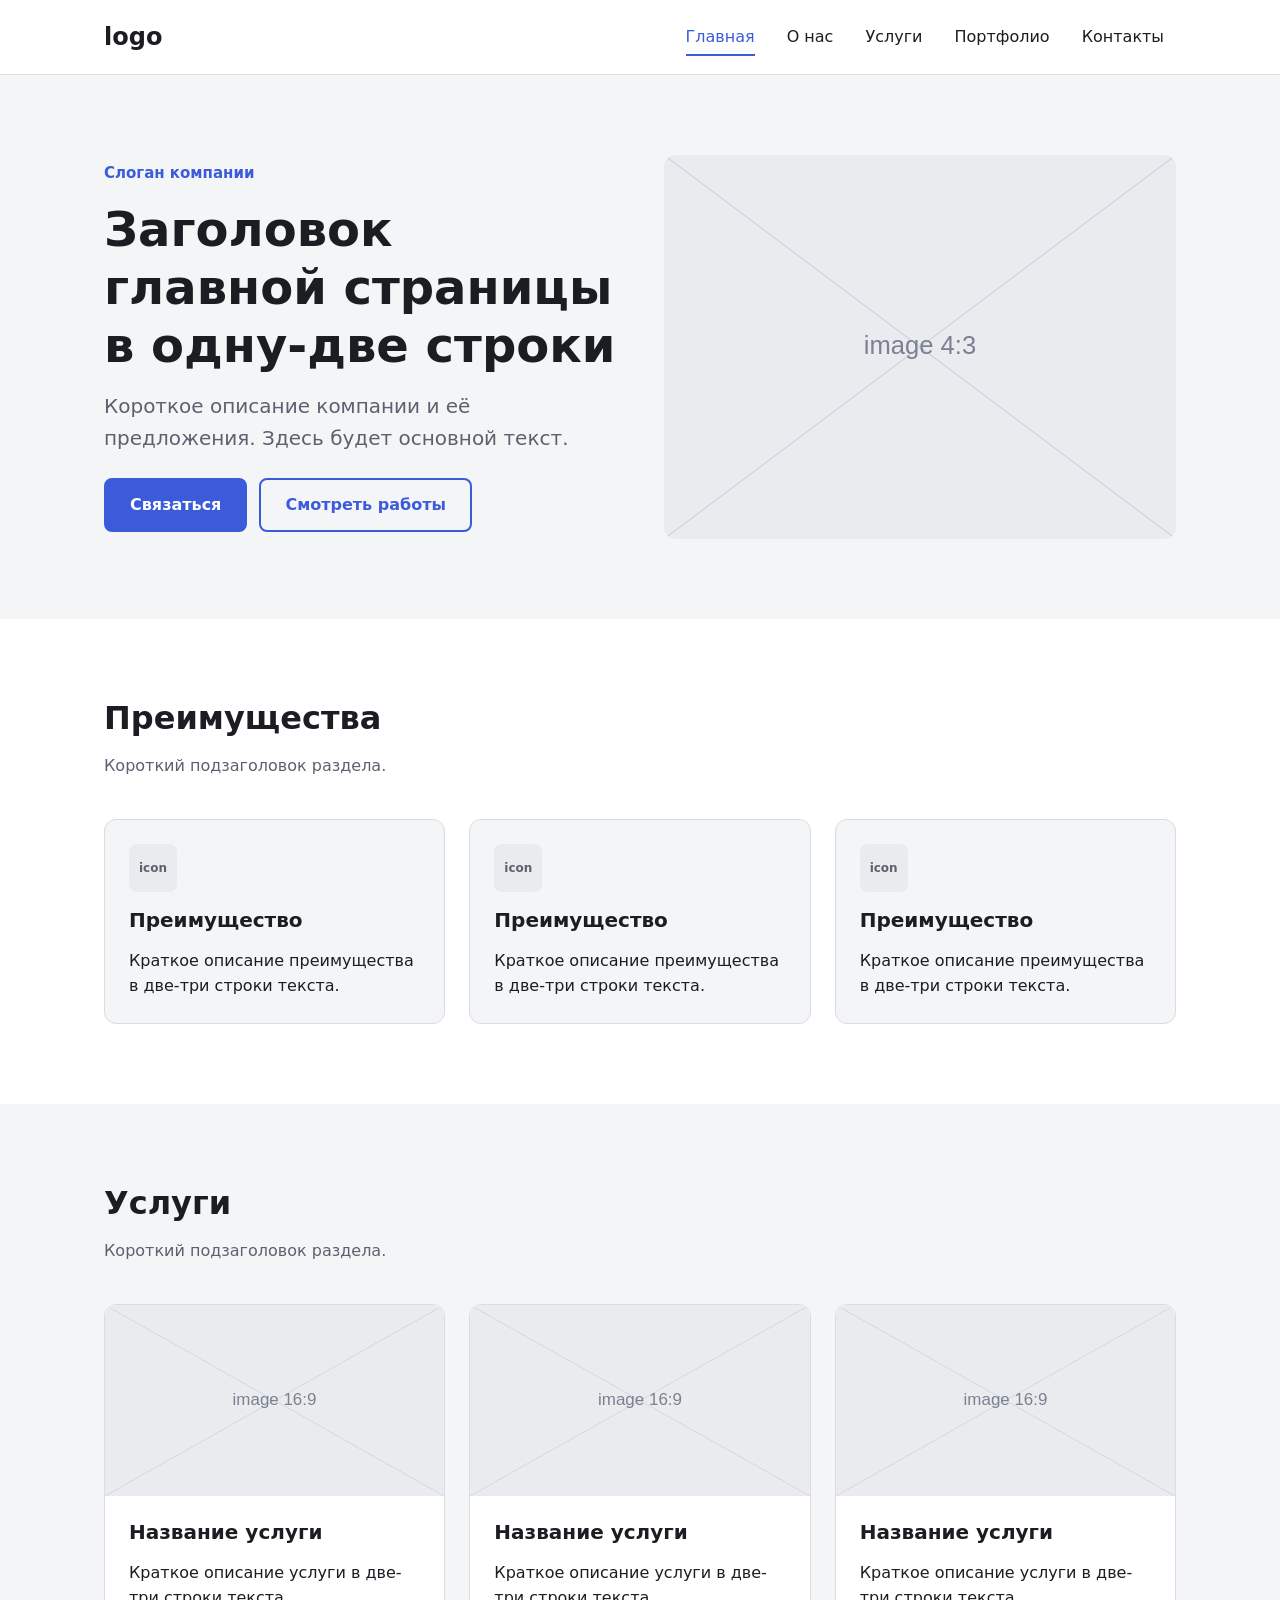
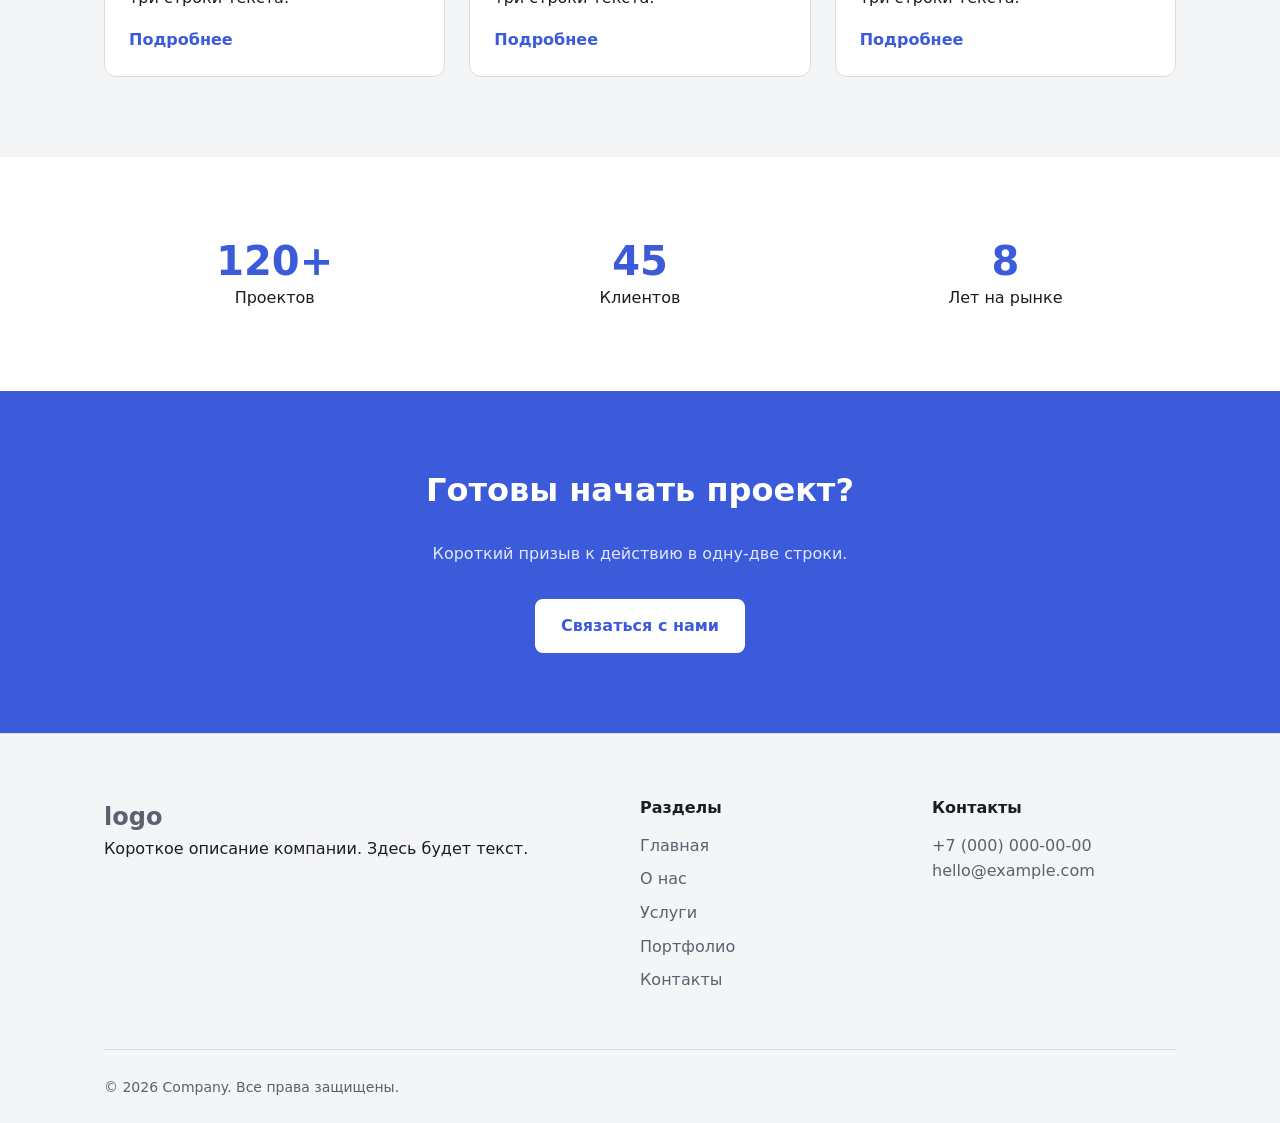
<file: 7-javascript/index.html>
<!DOCTYPE html>
<html lang="ru">
  <head>
    <meta charset="UTF-8">
    <meta name="viewport" content="width=device-width, initial-scale=1">
    <title>Главная — Company</title>
    <link rel="stylesheet" href="style.css">
  </head>
  <body>
    <a class="skip-link" href="#main">Перейти к содержимому</a>
    <header class="site-header">
      <div class="container site-header__inner">
        <a class="logo" href="index.html">logo</a>
        <button class="nav-toggle" type="button" aria-expanded="false" aria-controls="nav" aria-label="Открыть меню"><span></span></button>
        <nav class="nav" id="nav" aria-label="Основная навигация">
          <ul class="nav__list">
            <li><a href="index.html" aria-current="page">Главная</a></li>
            <li><a href="about.html">О нас</a></li>
            <li><a href="services.html">Услуги</a></li>
            <li><a href="portfolio.html">Портфолио</a></li>
            <li><a href="contacts.html">Контакты</a></li>
          </ul>
        </nav>
      </div>
    </header>
    <main id="main">
      <section class="hero">
        <div class="container split">
          <div class="hero__text">
            <p class="eyebrow">Слоган компании</p>
            <h1>Заголовок главной страницы в одну-две строки</h1>
            <p class="lead">Короткое описание компании и её предложения. Здесь будет основной текст.</p>
            <div class="hero__actions">
              <a class="btn btn--primary" href="contacts.html">Связаться</a>
              <a class="btn btn--outline" href="portfolio.html">Смотреть работы</a>
            </div>
          </div>
          <figure class="hero__media">
            <img src="img/placeholder-4x3.svg" alt="Placeholder главного изображения" width="800" height="600">
          </figure>
        </div>
      </section>
      <section class="section">
        <div class="container">
          <header class="section__head">
            <h2>Преимущества</h2>
            <p>Короткий подзаголовок раздела.</p>
          </header>
          <ul class="cards">
            <li class="card">
              <span class="card__icon" aria-hidden="true">icon</span>
              <h3>Преимущество</h3>
              <p>Краткое описание преимущества в две-три строки текста.</p>
            </li>
            <li class="card">
              <span class="card__icon" aria-hidden="true">icon</span>
              <h3>Преимущество</h3>
              <p>Краткое описание преимущества в две-три строки текста.</p>
            </li>
            <li class="card">
              <span class="card__icon" aria-hidden="true">icon</span>
              <h3>Преимущество</h3>
              <p>Краткое описание преимущества в две-три строки текста.</p>
            </li>
          </ul>
        </div>
      </section>
      <section class="section section--alt">
        <div class="container">
          <header class="section__head">
            <h2>Услуги</h2>
            <p>Короткий подзаголовок раздела.</p>
          </header>
          <div class="cards">
            <article class="card">
              <figure class="card__media"><img src="img/placeholder-16x9.svg" alt="Placeholder услуги" width="800" height="450" loading="lazy"></figure>
              <h3>Название услуги</h3>
              <p>Краткое описание услуги в две-три строки текста.</p>
              <a class="card__link" href="services.html">Подробнее</a>
            </article>
            <article class="card">
              <figure class="card__media"><img src="img/placeholder-16x9.svg" alt="Placeholder услуги" width="800" height="450" loading="lazy"></figure>
              <h3>Название услуги</h3>
              <p>Краткое описание услуги в две-три строки текста.</p>
              <a class="card__link" href="services.html">Подробнее</a>
            </article>
            <article class="card">
              <figure class="card__media"><img src="img/placeholder-16x9.svg" alt="Placeholder услуги" width="800" height="450" loading="lazy"></figure>
              <h3>Название услуги</h3>
              <p>Краткое описание услуги в две-три строки текста.</p>
              <a class="card__link" href="services.html">Подробнее</a>
            </article>
          </div>
        </div>
      </section>
      <section class="section">
        <div class="container">
          <ul class="stats">
            <li class="stat"><strong class="stat__num">120+</strong><span>Проектов</span></li>
            <li class="stat"><strong class="stat__num">45</strong><span>Клиентов</span></li>
            <li class="stat"><strong class="stat__num">8</strong><span>Лет на рынке</span></li>
          </ul>
        </div>
      </section>
      <section class="section cta">
        <div class="container cta__inner">
          <h2>Готовы начать проект?</h2>
          <p>Короткий призыв к действию в одну-две строки.</p>
          <a class="btn btn--primary" href="contacts.html">Связаться с нами</a>
        </div>
      </section>
    </main>
    <footer class="site-footer">
      <div class="container site-footer__grid">
        <div class="site-footer__about">
          <a class="logo" href="index.html">logo</a>
          <p>Короткое описание компании. Здесь будет текст.</p>
        </div>
        <nav aria-label="Навигация в подвале">
          <h2 class="site-footer__title">Разделы</h2>
          <ul>
            <li><a href="index.html">Главная</a></li>
            <li><a href="about.html">О нас</a></li>
            <li><a href="services.html">Услуги</a></li>
            <li><a href="portfolio.html">Портфолио</a></li>
            <li><a href="contacts.html">Контакты</a></li>
          </ul>
        </nav>
        <div>
          <h2 class="site-footer__title">Контакты</h2>
          <address>
            <a href="tel:+70000000000">+7 (000) 000-00-00</a><br>
            <a href="mailto:hello@example.com">hello@example.com</a>
          </address>
        </div>
      </div>
      <div class="container">
        <p class="site-footer__copy"><small>© <span data-year>2026</span> Company. Все права защищены.</small></p>
      </div>
    </footer>
    <button class="to-top" type="button" aria-label="Наверх" hidden>↑</button>
    <script src="script.js"></script>
  </body>
</html>
</file>
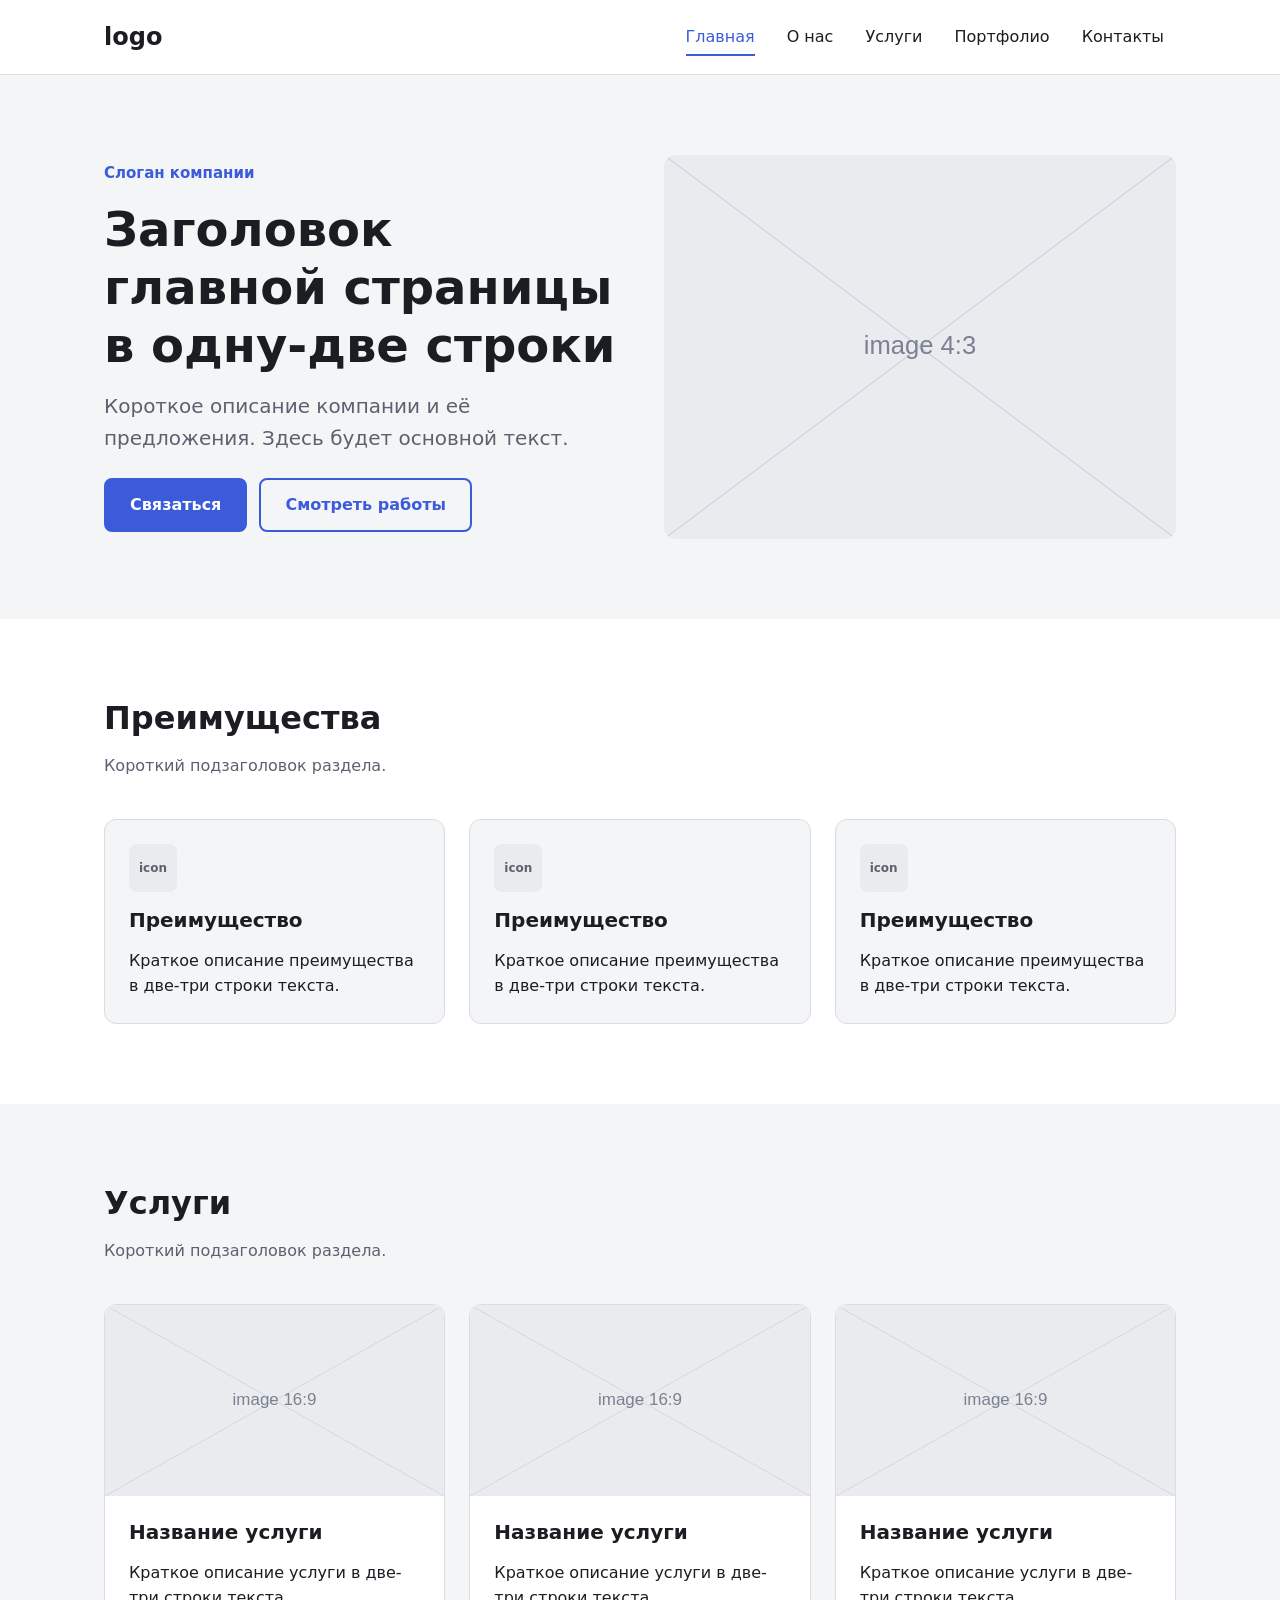
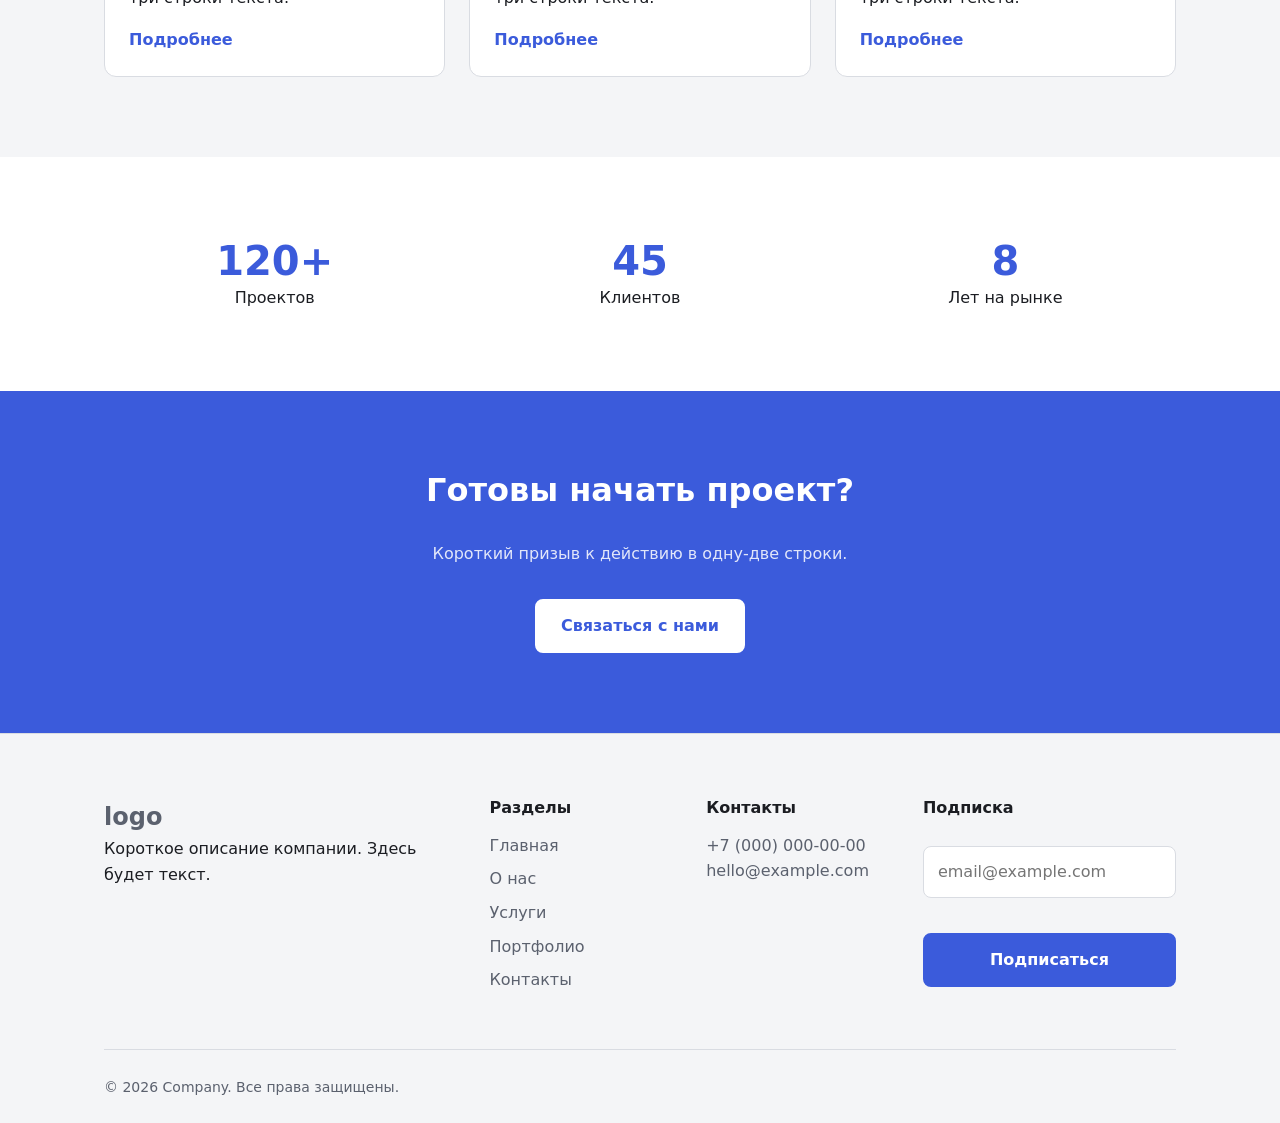
<file: 8-forms/index.html>
<!DOCTYPE html>
<html lang="ru">
  <head>
    <meta charset="UTF-8">
    <meta name="viewport" content="width=device-width, initial-scale=1">
    <title>Главная — Company</title>
    <link rel="stylesheet" href="style.css">
  </head>
  <body>
    <a class="skip-link" href="#main">Перейти к содержимому</a>
    <header class="site-header">
      <div class="container site-header__inner">
        <a class="logo" href="index.html">logo</a>
        <button class="nav-toggle" type="button" aria-expanded="false" aria-controls="nav" aria-label="Открыть меню"><span></span></button>
        <nav class="nav" id="nav" aria-label="Основная навигация">
          <ul class="nav__list">
            <li><a href="index.html" aria-current="page">Главная</a></li>
            <li><a href="about.html">О нас</a></li>
            <li><a href="services.html">Услуги</a></li>
            <li><a href="portfolio.html">Портфолио</a></li>
            <li><a href="contacts.html">Контакты</a></li>
          </ul>
        </nav>
      </div>
    </header>
    <main id="main">
      <section class="hero">
        <div class="container split">
          <div class="hero__text">
            <p class="eyebrow">Слоган компании</p>
            <h1>Заголовок главной страницы в одну-две строки</h1>
            <p class="lead">Короткое описание компании и её предложения. Здесь будет основной текст.</p>
            <div class="hero__actions">
              <a class="btn btn--primary" href="contacts.html">Связаться</a>
              <a class="btn btn--outline" href="portfolio.html">Смотреть работы</a>
            </div>
          </div>
          <figure class="hero__media">
            <img src="img/placeholder-4x3.svg" alt="Placeholder главного изображения" width="800" height="600">
          </figure>
        </div>
      </section>
      <section class="section">
        <div class="container">
          <header class="section__head">
            <h2>Преимущества</h2>
            <p>Короткий подзаголовок раздела.</p>
          </header>
          <ul class="cards">
            <li class="card">
              <span class="card__icon" aria-hidden="true">icon</span>
              <h3>Преимущество</h3>
              <p>Краткое описание преимущества в две-три строки текста.</p>
            </li>
            <li class="card">
              <span class="card__icon" aria-hidden="true">icon</span>
              <h3>Преимущество</h3>
              <p>Краткое описание преимущества в две-три строки текста.</p>
            </li>
            <li class="card">
              <span class="card__icon" aria-hidden="true">icon</span>
              <h3>Преимущество</h3>
              <p>Краткое описание преимущества в две-три строки текста.</p>
            </li>
          </ul>
        </div>
      </section>
      <section class="section section--alt">
        <div class="container">
          <header class="section__head">
            <h2>Услуги</h2>
            <p>Короткий подзаголовок раздела.</p>
          </header>
          <div class="cards">
            <article class="card">
              <figure class="card__media"><img src="img/placeholder-16x9.svg" alt="Placeholder услуги" width="800" height="450" loading="lazy"></figure>
              <h3>Название услуги</h3>
              <p>Краткое описание услуги в две-три строки текста.</p>
              <a class="card__link" href="services.html">Подробнее</a>
            </article>
            <article class="card">
              <figure class="card__media"><img src="img/placeholder-16x9.svg" alt="Placeholder услуги" width="800" height="450" loading="lazy"></figure>
              <h3>Название услуги</h3>
              <p>Краткое описание услуги в две-три строки текста.</p>
              <a class="card__link" href="services.html">Подробнее</a>
            </article>
            <article class="card">
              <figure class="card__media"><img src="img/placeholder-16x9.svg" alt="Placeholder услуги" width="800" height="450" loading="lazy"></figure>
              <h3>Название услуги</h3>
              <p>Краткое описание услуги в две-три строки текста.</p>
              <a class="card__link" href="services.html">Подробнее</a>
            </article>
          </div>
        </div>
      </section>
      <section class="section">
        <div class="container">
          <ul class="stats">
            <li class="stat"><strong class="stat__num">120+</strong><span>Проектов</span></li>
            <li class="stat"><strong class="stat__num">45</strong><span>Клиентов</span></li>
            <li class="stat"><strong class="stat__num">8</strong><span>Лет на рынке</span></li>
          </ul>
        </div>
      </section>
      <section class="section cta">
        <div class="container cta__inner">
          <h2>Готовы начать проект?</h2>
          <p>Короткий призыв к действию в одну-две строки.</p>
          <a class="btn btn--primary" href="contacts.html">Связаться с нами</a>
        </div>
      </section>
    </main>
    <footer class="site-footer">
      <div class="container site-footer__grid">
        <div class="site-footer__about">
          <a class="logo" href="index.html">logo</a>
          <p>Короткое описание компании. Здесь будет текст.</p>
        </div>
        <nav aria-label="Навигация в подвале">
          <h2 class="site-footer__title">Разделы</h2>
          <ul>
            <li><a href="index.html">Главная</a></li>
            <li><a href="about.html">О нас</a></li>
            <li><a href="services.html">Услуги</a></li>
            <li><a href="portfolio.html">Портфолио</a></li>
            <li><a href="contacts.html">Контакты</a></li>
          </ul>
        </nav>
        <div>
          <h2 class="site-footer__title">Контакты</h2>
          <address>
            <a href="tel:+70000000000">+7 (000) 000-00-00</a><br>
            <a href="mailto:hello@example.com">hello@example.com</a>
          </address>
        </div>
        <form class="subscribe" data-validate novalidate>
          <h2 class="site-footer__title">Подписка</h2>
          <div class="form__field">
            <label class="visually-hidden" for="sub-email">Email</label>
            <input id="sub-email" name="email" type="email" placeholder="email@example.com" required data-error="Введите корректный email">
            <p class="form__error"></p>
          </div>
          <button class="btn btn--primary" type="submit">Подписаться</button>
          <p class="form__status" role="status"></p>
        </form>
      </div>
      <div class="container">
        <p class="site-footer__copy"><small>© <span data-year>2026</span> Company. Все права защищены.</small></p>
      </div>
    </footer>
    <button class="to-top" type="button" aria-label="Наверх" hidden>↑</button>
    <script src="script.js"></script>
  </body>
</html>
</file>
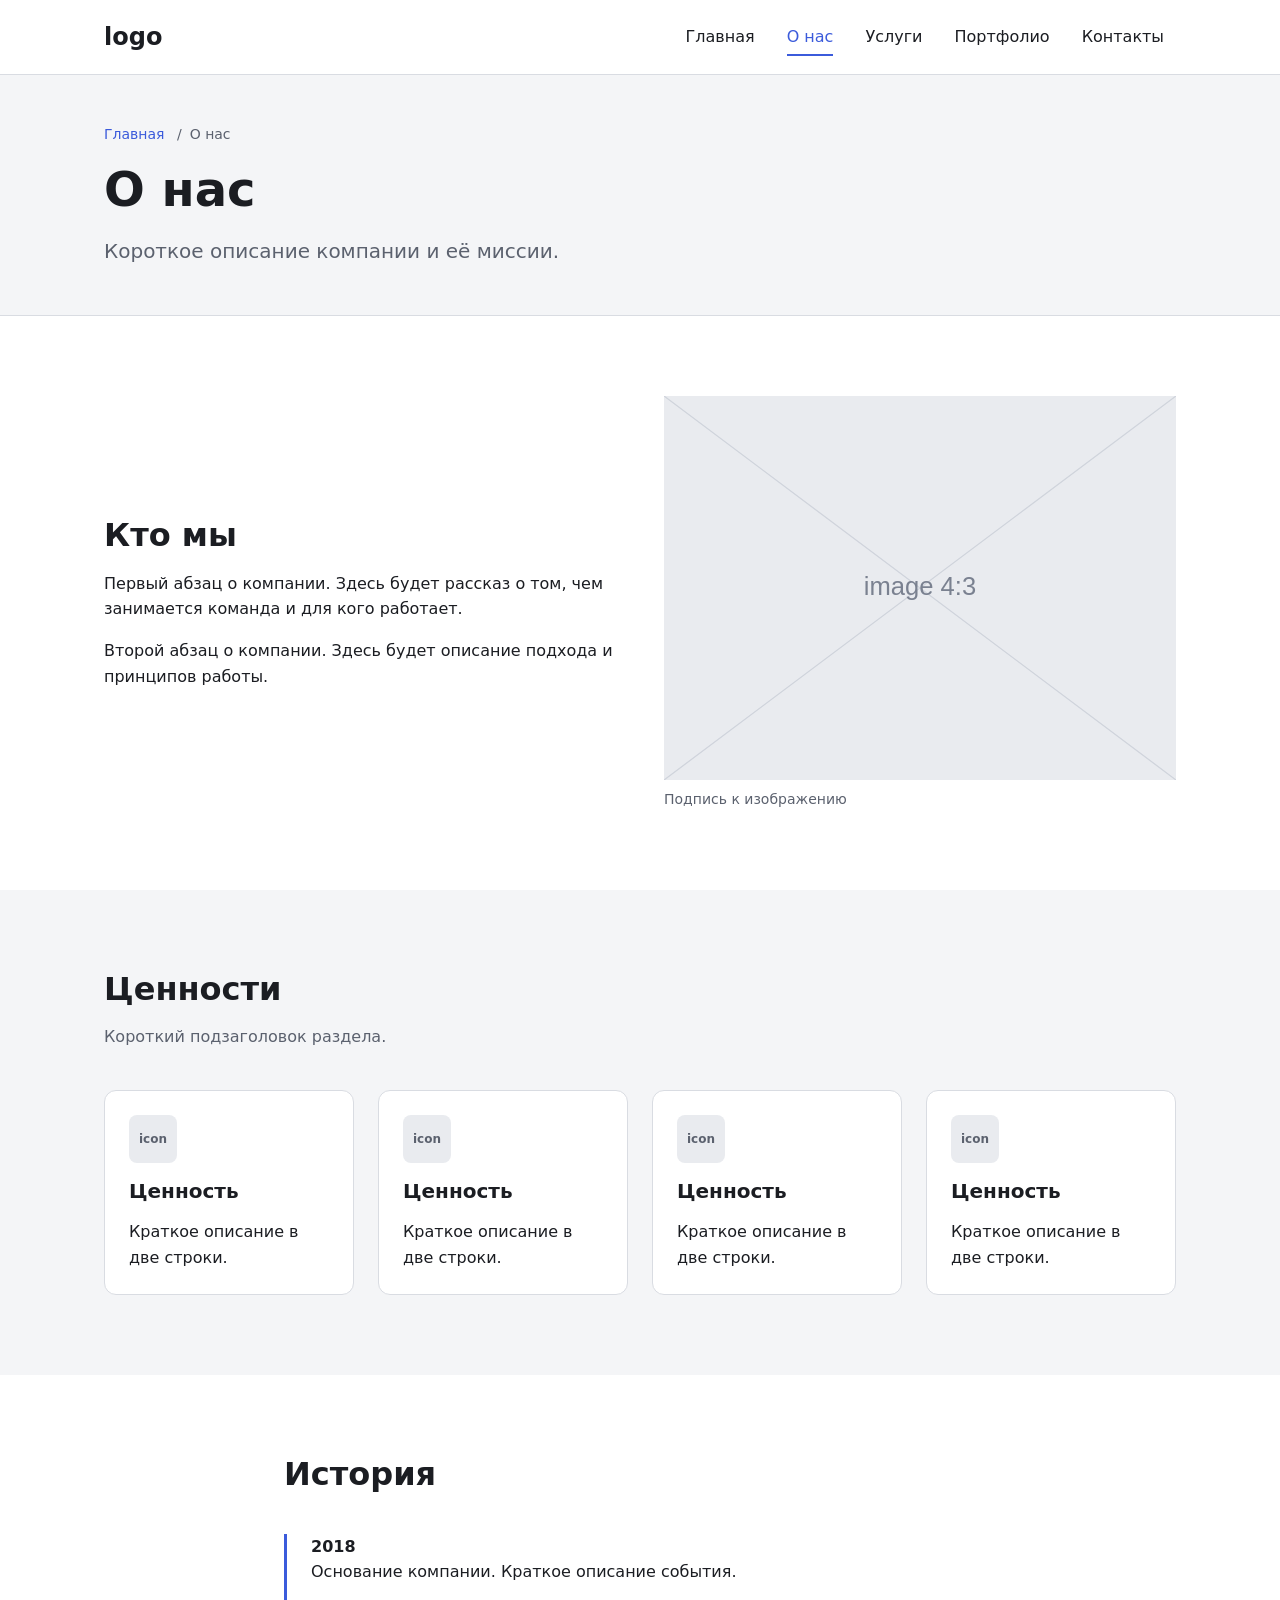
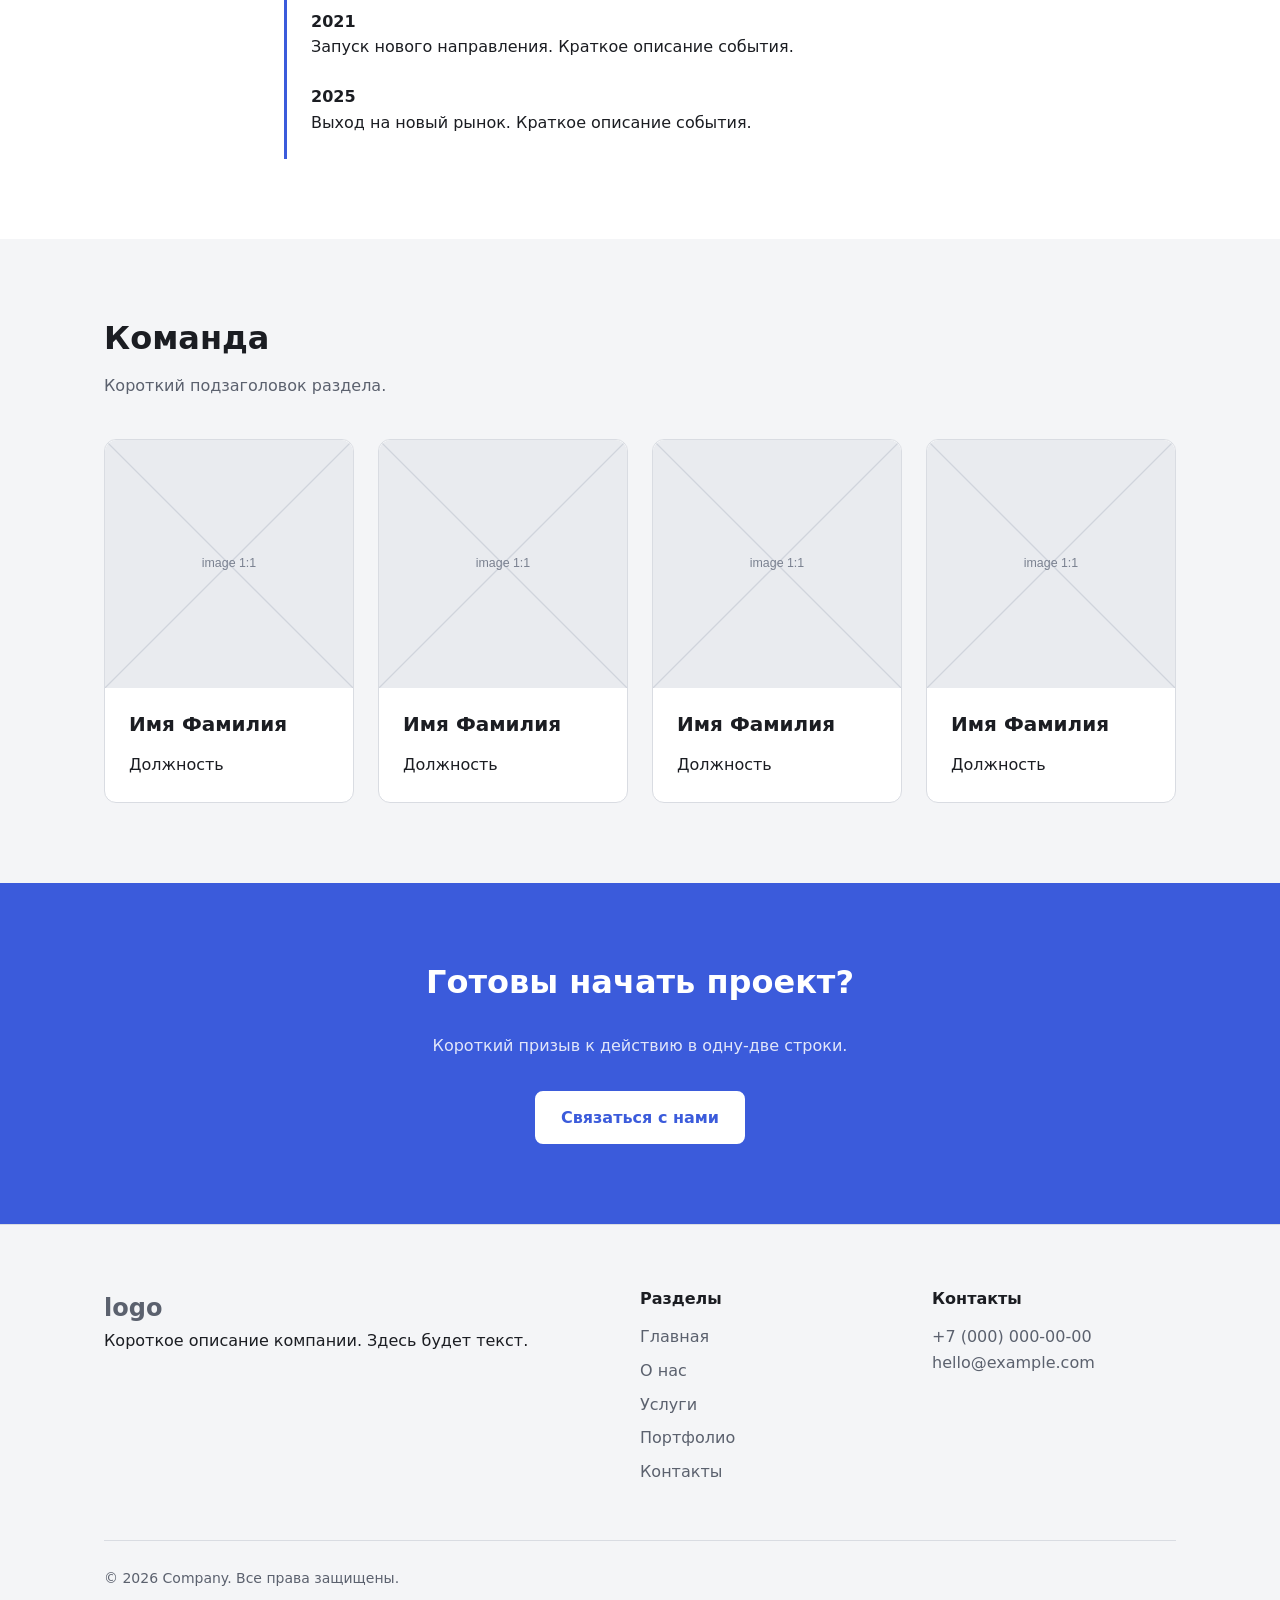
<file: 7-javascript/about.html>
<!DOCTYPE html>
<html lang="ru">
  <head>
    <meta charset="UTF-8">
    <meta name="viewport" content="width=device-width, initial-scale=1">
    <title>О нас — Company</title>
    <link rel="stylesheet" href="style.css">
  </head>
  <body>
    <a class="skip-link" href="#main">Перейти к содержимому</a>
    <header class="site-header">
      <div class="container site-header__inner">
        <a class="logo" href="index.html">logo</a>
        <button class="nav-toggle" type="button" aria-expanded="false" aria-controls="nav" aria-label="Открыть меню"><span></span></button>
        <nav class="nav" id="nav" aria-label="Основная навигация">
          <ul class="nav__list">
            <li><a href="index.html">Главная</a></li>
            <li><a href="about.html" aria-current="page">О нас</a></li>
            <li><a href="services.html">Услуги</a></li>
            <li><a href="portfolio.html">Портфолио</a></li>
            <li><a href="contacts.html">Контакты</a></li>
          </ul>
        </nav>
      </div>
    </header>
    <main id="main">
      <section class="page-head">
        <div class="container">
          <nav class="breadcrumbs" aria-label="Хлебные крошки">
            <ol>
              <li><a href="index.html">Главная</a></li>
              <li>О нас</li>
            </ol>
          </nav>
          <h1>О нас</h1>
          <p class="lead">Короткое описание компании и её миссии.</p>
        </div>
      </section>
      <section class="section">
        <div class="container split">
          <div>
            <h2>Кто мы</h2>
            <p>Первый абзац о компании. Здесь будет рассказ о том, чем занимается команда и для кого работает.</p>
            <p>Второй абзац о компании. Здесь будет описание подхода и принципов работы.</p>
          </div>
          <figure>
            <img src="img/placeholder-4x3.svg" alt="Placeholder фото команды" width="800" height="600">
            <figcaption>Подпись к изображению</figcaption>
          </figure>
        </div>
      </section>
      <section class="section section--alt">
        <div class="container">
          <header class="section__head">
            <h2>Ценности</h2>
            <p>Короткий подзаголовок раздела.</p>
          </header>
          <ul class="cards cards--4">
            <li class="card">
              <span class="card__icon" aria-hidden="true">icon</span>
              <h3>Ценность</h3>
              <p>Краткое описание в две строки.</p>
            </li>
            <li class="card">
              <span class="card__icon" aria-hidden="true">icon</span>
              <h3>Ценность</h3>
              <p>Краткое описание в две строки.</p>
            </li>
            <li class="card">
              <span class="card__icon" aria-hidden="true">icon</span>
              <h3>Ценность</h3>
              <p>Краткое описание в две строки.</p>
            </li>
            <li class="card">
              <span class="card__icon" aria-hidden="true">icon</span>
              <h3>Ценность</h3>
              <p>Краткое описание в две строки.</p>
            </li>
          </ul>
        </div>
      </section>
      <section class="section">
        <div class="container container--narrow">
          <header class="section__head">
            <h2>История</h2>
          </header>
          <ol class="timeline">
            <li><time datetime="2018">2018</time><p>Основание компании. Краткое описание события.</p></li>
            <li><time datetime="2021">2021</time><p>Запуск нового направления. Краткое описание события.</p></li>
            <li><time datetime="2025">2025</time><p>Выход на новый рынок. Краткое описание события.</p></li>
          </ol>
        </div>
      </section>
      <section class="section section--alt">
        <div class="container">
          <header class="section__head">
            <h2>Команда</h2>
            <p>Короткий подзаголовок раздела.</p>
          </header>
          <div class="cards cards--4">
            <article class="card">
              <figure class="card__media"><img src="img/placeholder-1x1.svg" alt="Placeholder фото сотрудника" width="400" height="400" loading="lazy"></figure>
              <h3>Имя Фамилия</h3>
              <p>Должность</p>
            </article>
            <article class="card">
              <figure class="card__media"><img src="img/placeholder-1x1.svg" alt="Placeholder фото сотрудника" width="400" height="400" loading="lazy"></figure>
              <h3>Имя Фамилия</h3>
              <p>Должность</p>
            </article>
            <article class="card">
              <figure class="card__media"><img src="img/placeholder-1x1.svg" alt="Placeholder фото сотрудника" width="400" height="400" loading="lazy"></figure>
              <h3>Имя Фамилия</h3>
              <p>Должность</p>
            </article>
            <article class="card">
              <figure class="card__media"><img src="img/placeholder-1x1.svg" alt="Placeholder фото сотрудника" width="400" height="400" loading="lazy"></figure>
              <h3>Имя Фамилия</h3>
              <p>Должность</p>
            </article>
          </div>
        </div>
      </section>
      <section class="section cta">
        <div class="container cta__inner">
          <h2>Готовы начать проект?</h2>
          <p>Короткий призыв к действию в одну-две строки.</p>
          <a class="btn btn--primary" href="contacts.html">Связаться с нами</a>
        </div>
      </section>
    </main>
    <footer class="site-footer">
      <div class="container site-footer__grid">
        <div class="site-footer__about">
          <a class="logo" href="index.html">logo</a>
          <p>Короткое описание компании. Здесь будет текст.</p>
        </div>
        <nav aria-label="Навигация в подвале">
          <h2 class="site-footer__title">Разделы</h2>
          <ul>
            <li><a href="index.html">Главная</a></li>
            <li><a href="about.html">О нас</a></li>
            <li><a href="services.html">Услуги</a></li>
            <li><a href="portfolio.html">Портфолио</a></li>
            <li><a href="contacts.html">Контакты</a></li>
          </ul>
        </nav>
        <div>
          <h2 class="site-footer__title">Контакты</h2>
          <address>
            <a href="tel:+70000000000">+7 (000) 000-00-00</a><br>
            <a href="mailto:hello@example.com">hello@example.com</a>
          </address>
        </div>
      </div>
      <div class="container">
        <p class="site-footer__copy"><small>© <span data-year>2026</span> Company. Все права защищены.</small></p>
      </div>
    </footer>
    <button class="to-top" type="button" aria-label="Наверх" hidden>↑</button>
    <script src="script.js"></script>
  </body>
</html>
</file>
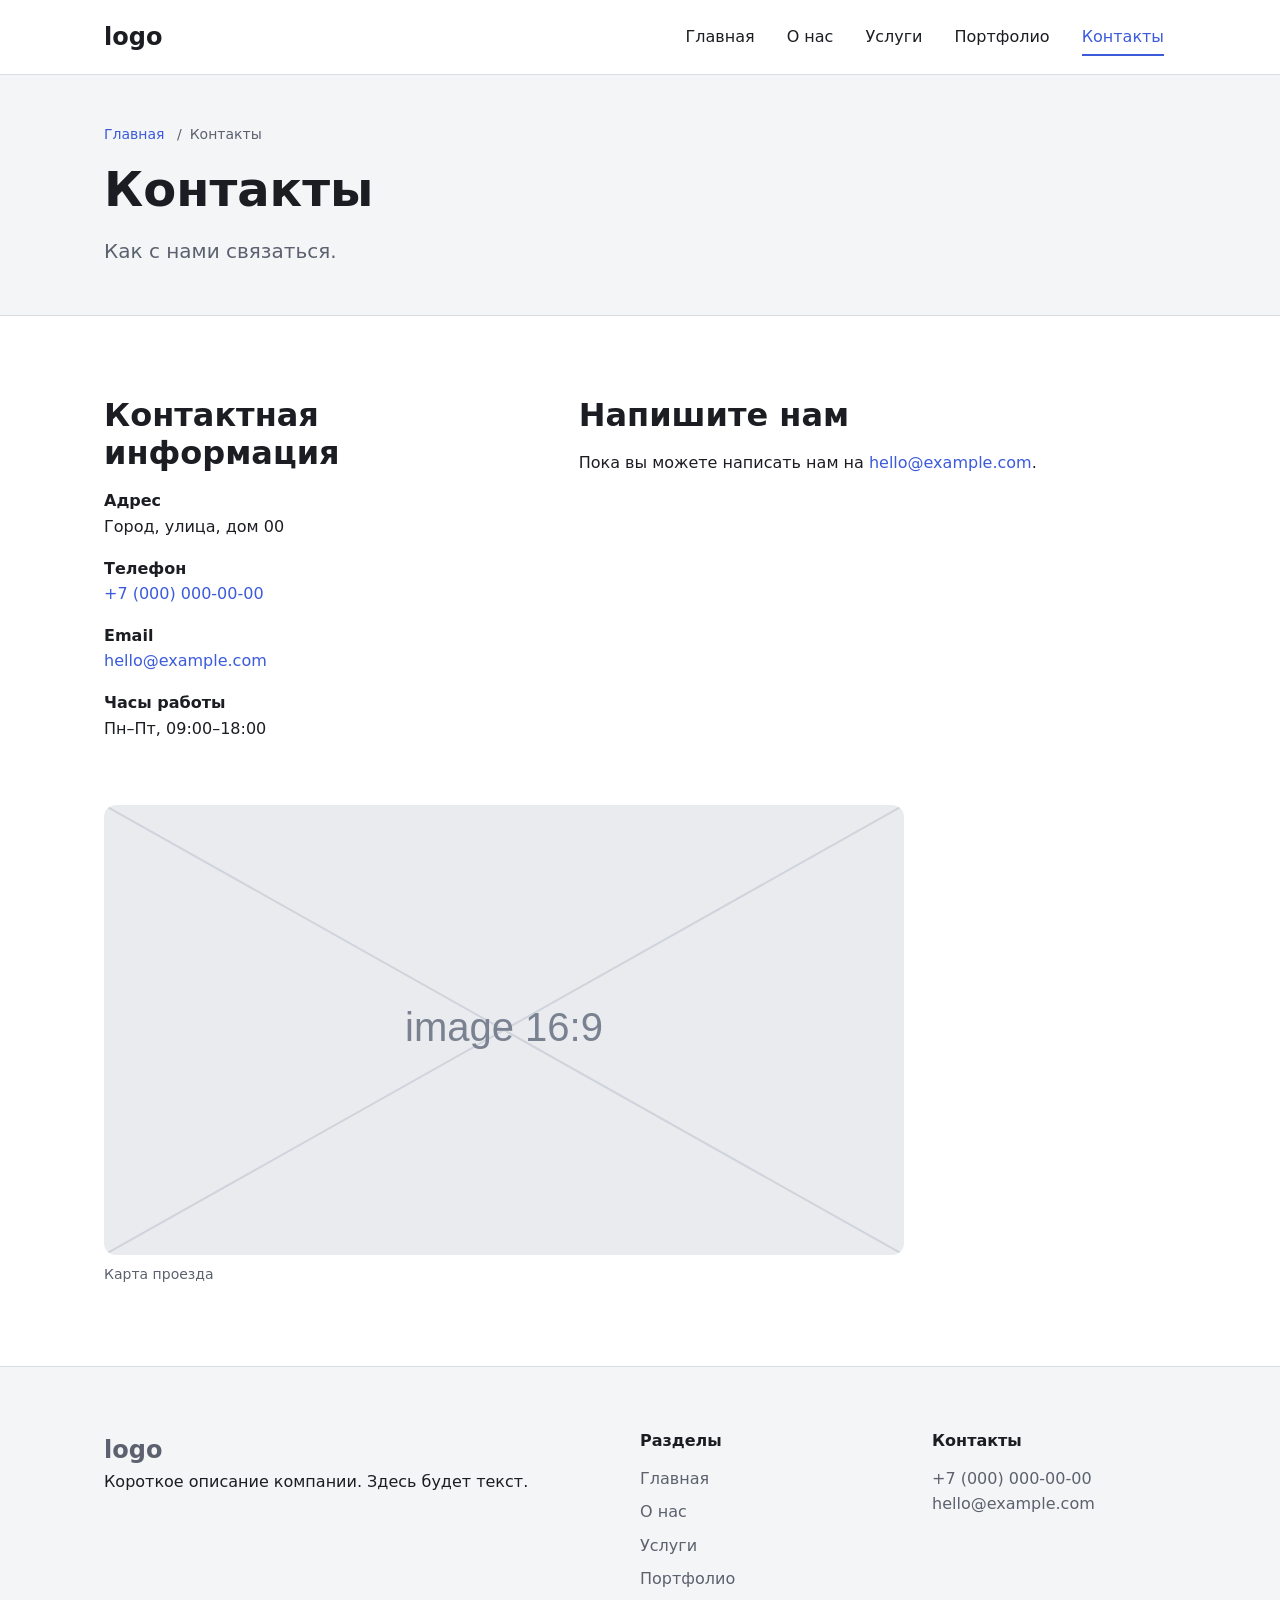
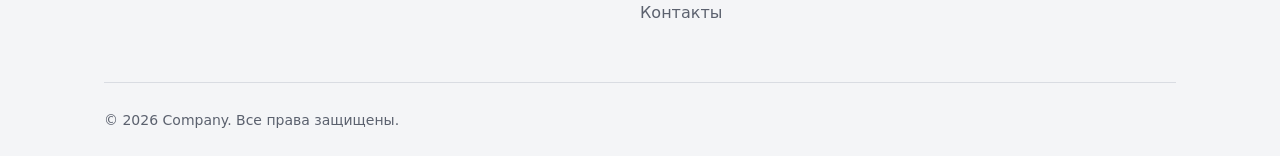
<file: 7-javascript/contacts.html>
<!DOCTYPE html>
<html lang="ru">
  <head>
    <meta charset="UTF-8">
    <meta name="viewport" content="width=device-width, initial-scale=1">
    <title>Контакты — Company</title>
    <link rel="stylesheet" href="style.css">
  </head>
  <body>
    <a class="skip-link" href="#main">Перейти к содержимому</a>
    <header class="site-header">
      <div class="container site-header__inner">
        <a class="logo" href="index.html">logo</a>
        <button class="nav-toggle" type="button" aria-expanded="false" aria-controls="nav" aria-label="Открыть меню"><span></span></button>
        <nav class="nav" id="nav" aria-label="Основная навигация">
          <ul class="nav__list">
            <li><a href="index.html">Главная</a></li>
            <li><a href="about.html">О нас</a></li>
            <li><a href="services.html">Услуги</a></li>
            <li><a href="portfolio.html">Портфолио</a></li>
            <li><a href="contacts.html" aria-current="page">Контакты</a></li>
          </ul>
        </nav>
      </div>
    </header>
    <main id="main">
      <section class="page-head">
        <div class="container">
          <nav class="breadcrumbs" aria-label="Хлебные крошки">
            <ol>
              <li><a href="index.html">Главная</a></li>
              <li>Контакты</li>
            </ol>
          </nav>
          <h1>Контакты</h1>
          <p class="lead">Как с нами связаться.</p>
        </div>
      </section>
      <section class="section">
        <div class="container contacts">
          <div class="contacts__info">
            <h2>Контактная информация</h2>
            <address class="contacts__list">
              <p><strong>Адрес</strong><br>Город, улица, дом 00</p>
              <p><strong>Телефон</strong><br><a href="tel:+70000000000">+7 (000) 000-00-00</a></p>
              <p><strong>Email</strong><br><a href="mailto:hello@example.com">hello@example.com</a></p>
              <p><strong>Часы работы</strong><br>Пн–Пт, 09:00–18:00</p>
            </address>
          </div>
          <div class="contacts__form">
            <h2>Напишите нам</h2>
            <!-- форма — скип, другое задание -->
            <p>Пока вы можете написать нам на <a href="mailto:hello@example.com">hello@example.com</a>.</p>
          </div>
        </div>
        <div class="container">
          <figure class="map">
            <img src="img/placeholder-16x9.svg" alt="Placeholder карты" width="800" height="450" loading="lazy">
            <figcaption>Карта проезда</figcaption>
          </figure>
        </div>
      </section>
    </main>
    <footer class="site-footer">
      <div class="container site-footer__grid">
        <div class="site-footer__about">
          <a class="logo" href="index.html">logo</a>
          <p>Короткое описание компании. Здесь будет текст.</p>
        </div>
        <nav aria-label="Навигация в подвале">
          <h2 class="site-footer__title">Разделы</h2>
          <ul>
            <li><a href="index.html">Главная</a></li>
            <li><a href="about.html">О нас</a></li>
            <li><a href="services.html">Услуги</a></li>
            <li><a href="portfolio.html">Портфолио</a></li>
            <li><a href="contacts.html">Контакты</a></li>
          </ul>
        </nav>
        <div>
          <h2 class="site-footer__title">Контакты</h2>
          <address>
            <a href="tel:+70000000000">+7 (000) 000-00-00</a><br>
            <a href="mailto:hello@example.com">hello@example.com</a>
          </address>
        </div>
      </div>
      <div class="container">
        <p class="site-footer__copy"><small>© <span data-year>2026</span> Company. Все права защищены.</small></p>
      </div>
    </footer>
    <button class="to-top" type="button" aria-label="Наверх" hidden>↑</button>
    <script src="script.js"></script>
  </body>
</html>
</file>
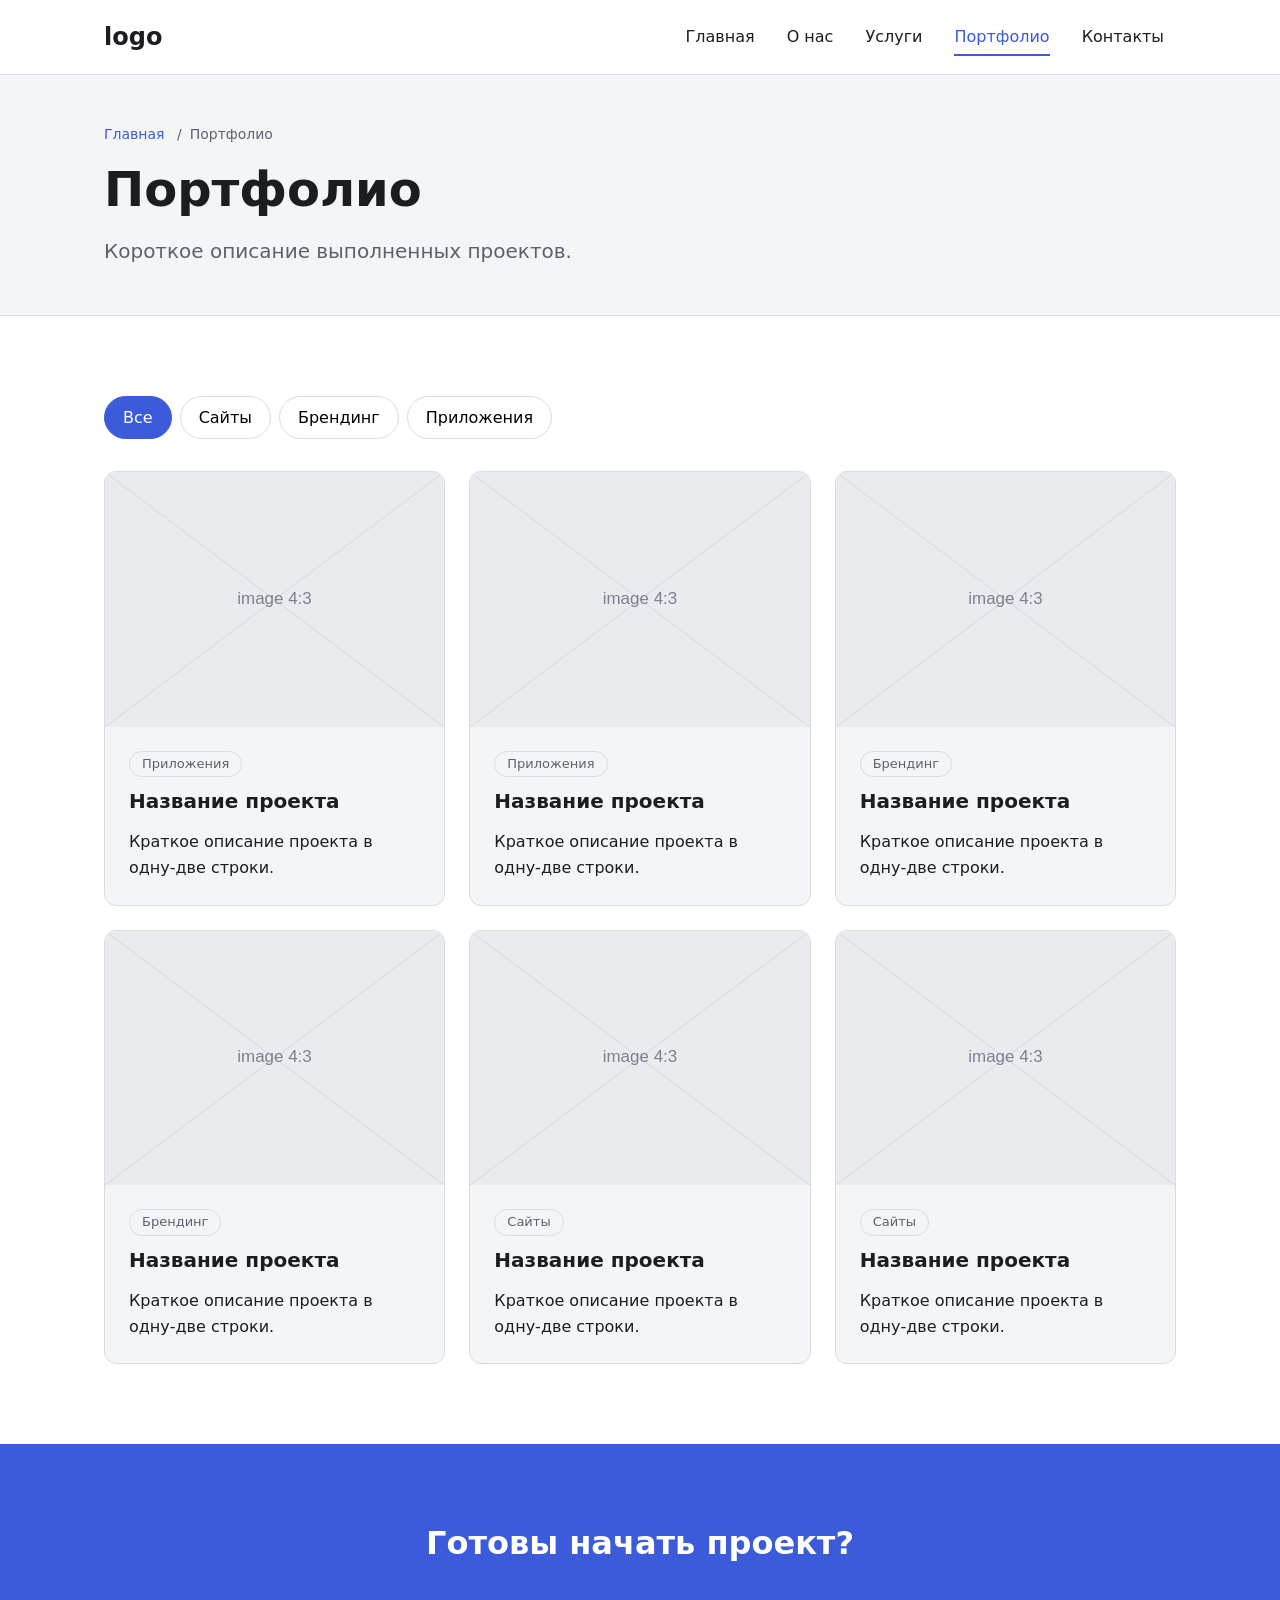
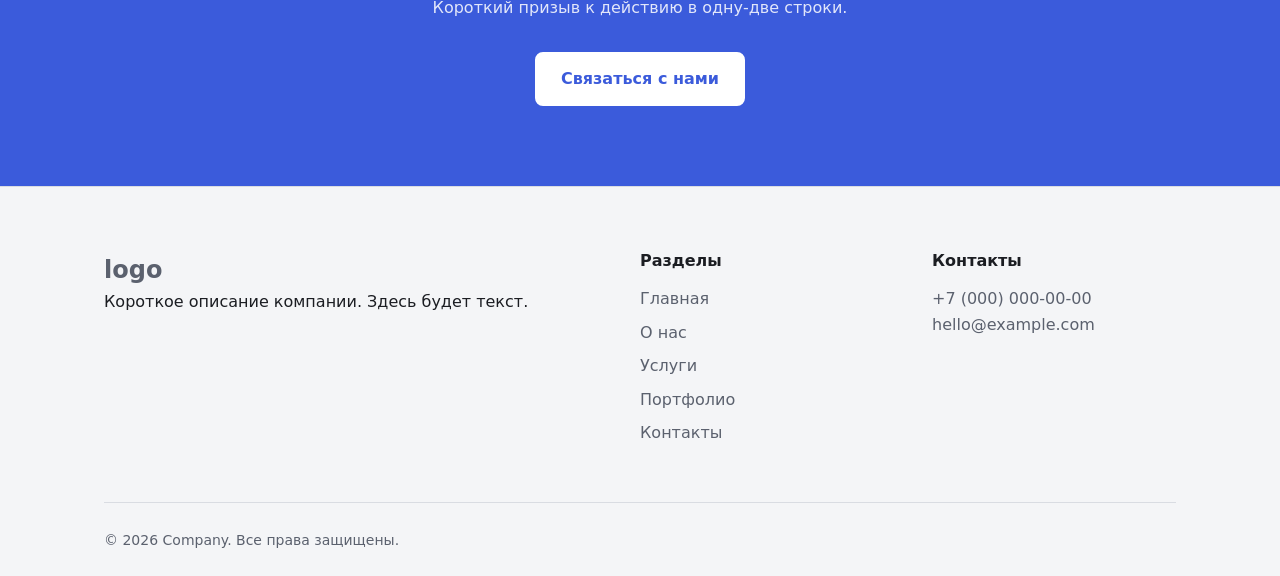
<file: 7-javascript/portfolio.html>
<!DOCTYPE html>
<html lang="ru">
  <head>
    <meta charset="UTF-8">
    <meta name="viewport" content="width=device-width, initial-scale=1">
    <title>Портфолио — Company</title>
    <link rel="stylesheet" href="style.css">
  </head>
  <body>
    <a class="skip-link" href="#main">Перейти к содержимому</a>
    <header class="site-header">
      <div class="container site-header__inner">
        <a class="logo" href="index.html">logo</a>
        <button class="nav-toggle" type="button" aria-expanded="false" aria-controls="nav" aria-label="Открыть меню"><span></span></button>
        <nav class="nav" id="nav" aria-label="Основная навигация">
          <ul class="nav__list">
            <li><a href="index.html">Главная</a></li>
            <li><a href="about.html">О нас</a></li>
            <li><a href="services.html">Услуги</a></li>
            <li><a href="portfolio.html" aria-current="page">Портфолио</a></li>
            <li><a href="contacts.html">Контакты</a></li>
          </ul>
        </nav>
      </div>
    </header>
    <main id="main">
      <section class="page-head">
        <div class="container">
          <nav class="breadcrumbs" aria-label="Хлебные крошки">
            <ol>
              <li><a href="index.html">Главная</a></li>
              <li>Портфолио</li>
            </ol>
          </nav>
          <h1>Портфолио</h1>
          <p class="lead">Короткое описание выполненных проектов.</p>
        </div>
      </section>
      <section class="section">
        <div class="container">
          <div class="filter" role="group" aria-label="Фильтр проектов">
            <button class="filter__btn is-active" type="button" data-filter="all">Все</button>
            <button class="filter__btn" type="button" data-filter="web">Сайты</button>
            <button class="filter__btn" type="button" data-filter="brand">Брендинг</button>
            <button class="filter__btn" type="button" data-filter="app">Приложения</button>
          </div>
          <div class="cards" id="projects">
            <article class="card" data-category="app">
              <figure class="card__media"><img src="img/placeholder-4x3.svg" alt="Placeholder проекта" width="800" height="600" loading="lazy"></figure>
              <span class="tag">Приложения</span>
              <h3>Название проекта</h3>
              <p>Краткое описание проекта в одну-две строки.</p>
            </article>
            <article class="card" data-category="app">
              <figure class="card__media"><img src="img/placeholder-4x3.svg" alt="Placeholder проекта" width="800" height="600" loading="lazy"></figure>
              <span class="tag">Приложения</span>
              <h3>Название проекта</h3>
              <p>Краткое описание проекта в одну-две строки.</p>
            </article>
            <article class="card" data-category="brand">
              <figure class="card__media"><img src="img/placeholder-4x3.svg" alt="Placeholder проекта" width="800" height="600" loading="lazy"></figure>
              <span class="tag">Брендинг</span>
              <h3>Название проекта</h3>
              <p>Краткое описание проекта в одну-две строки.</p>
            </article>
            <article class="card" data-category="brand">
              <figure class="card__media"><img src="img/placeholder-4x3.svg" alt="Placeholder проекта" width="800" height="600" loading="lazy"></figure>
              <span class="tag">Брендинг</span>
              <h3>Название проекта</h3>
              <p>Краткое описание проекта в одну-две строки.</p>
            </article>
            <article class="card" data-category="web">
              <figure class="card__media"><img src="img/placeholder-4x3.svg" alt="Placeholder проекта" width="800" height="600" loading="lazy"></figure>
              <span class="tag">Сайты</span>
              <h3>Название проекта</h3>
              <p>Краткое описание проекта в одну-две строки.</p>
            </article>
            <article class="card" data-category="web">
              <figure class="card__media"><img src="img/placeholder-4x3.svg" alt="Placeholder проекта" width="800" height="600" loading="lazy"></figure>
              <span class="tag">Сайты</span>
              <h3>Название проекта</h3>
              <p>Краткое описание проекта в одну-две строки.</p>
            </article>
          </div>
        </div>
      </section>
      <section class="section cta">
        <div class="container cta__inner">
          <h2>Готовы начать проект?</h2>
          <p>Короткий призыв к действию в одну-две строки.</p>
          <a class="btn btn--primary" href="contacts.html">Связаться с нами</a>
        </div>
      </section>
    </main>
    <footer class="site-footer">
      <div class="container site-footer__grid">
        <div class="site-footer__about">
          <a class="logo" href="index.html">logo</a>
          <p>Короткое описание компании. Здесь будет текст.</p>
        </div>
        <nav aria-label="Навигация в подвале">
          <h2 class="site-footer__title">Разделы</h2>
          <ul>
            <li><a href="index.html">Главная</a></li>
            <li><a href="about.html">О нас</a></li>
            <li><a href="services.html">Услуги</a></li>
            <li><a href="portfolio.html">Портфолио</a></li>
            <li><a href="contacts.html">Контакты</a></li>
          </ul>
        </nav>
        <div>
          <h2 class="site-footer__title">Контакты</h2>
          <address>
            <a href="tel:+70000000000">+7 (000) 000-00-00</a><br>
            <a href="mailto:hello@example.com">hello@example.com</a>
          </address>
        </div>
      </div>
      <div class="container">
        <p class="site-footer__copy"><small>© <span data-year>2026</span> Company. Все права защищены.</small></p>
      </div>
    </footer>
    <button class="to-top" type="button" aria-label="Наверх" hidden>↑</button>
    <script src="script.js"></script>
  </body>
</html>
</file>
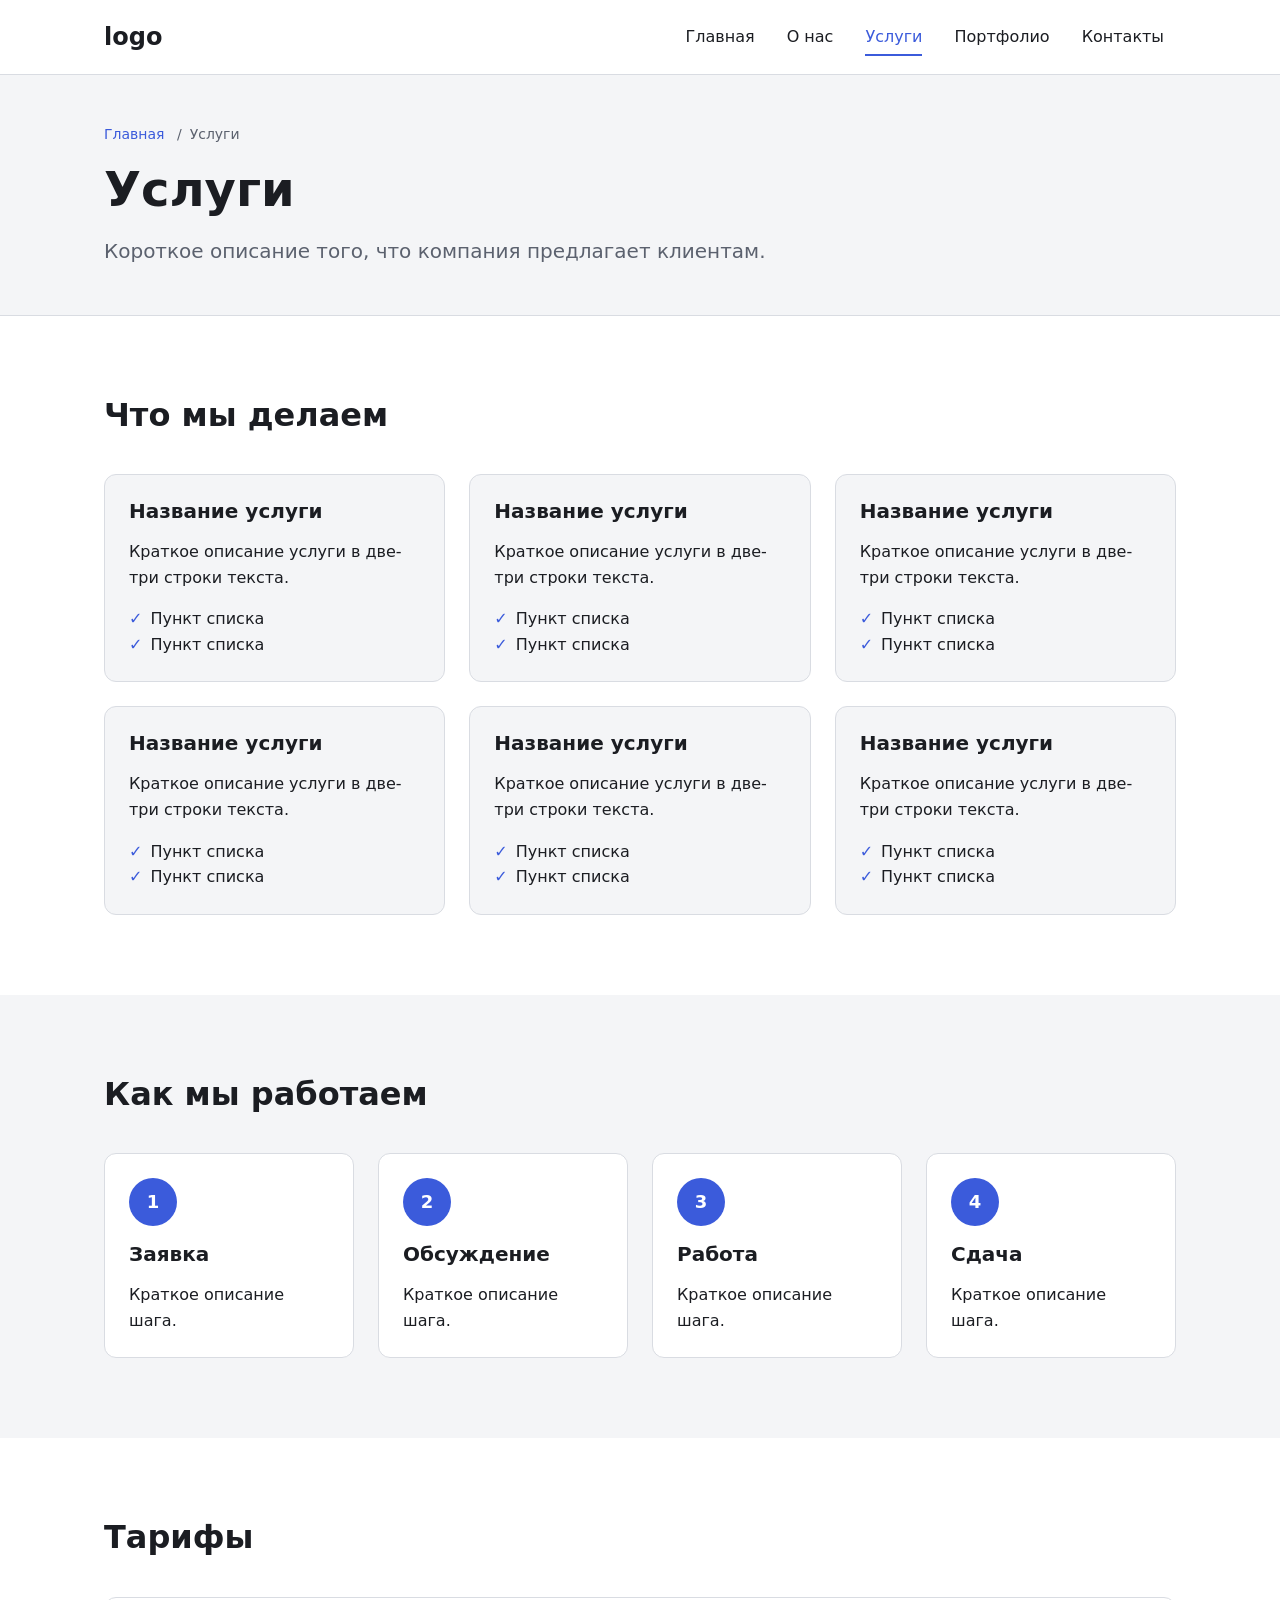
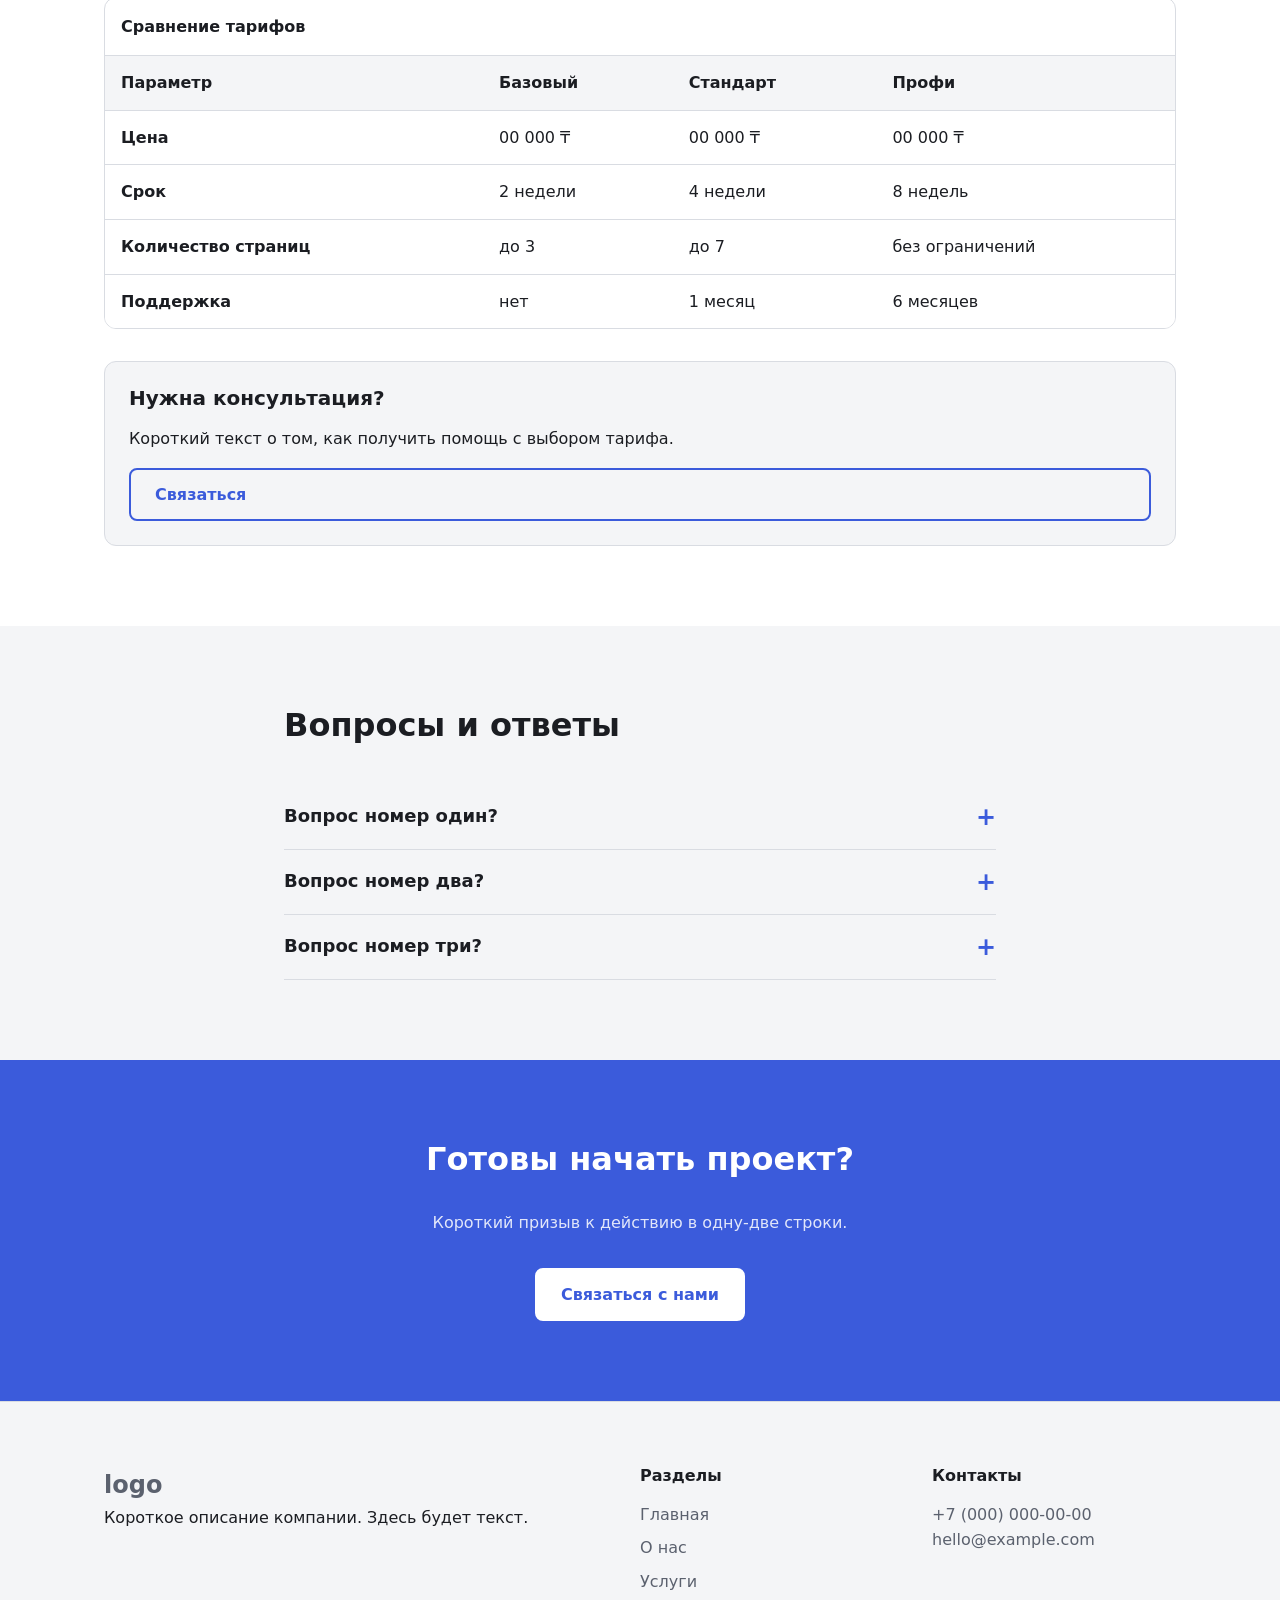
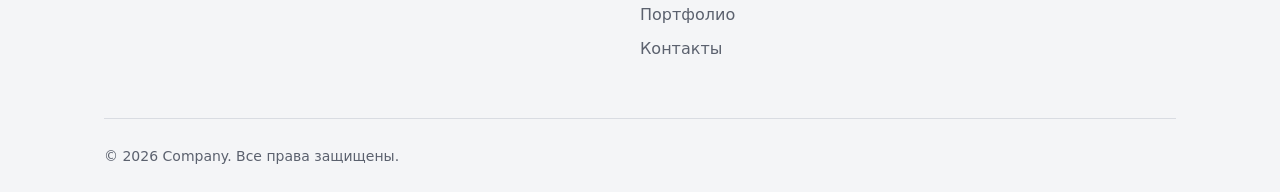
<file: 7-javascript/services.html>
<!DOCTYPE html>
<html lang="ru">
  <head>
    <meta charset="UTF-8">
    <meta name="viewport" content="width=device-width, initial-scale=1">
    <title>Услуги — Company</title>
    <link rel="stylesheet" href="style.css">
  </head>
  <body>
    <a class="skip-link" href="#main">Перейти к содержимому</a>
    <header class="site-header">
      <div class="container site-header__inner">
        <a class="logo" href="index.html">logo</a>
        <button class="nav-toggle" type="button" aria-expanded="false" aria-controls="nav" aria-label="Открыть меню"><span></span></button>
        <nav class="nav" id="nav" aria-label="Основная навигация">
          <ul class="nav__list">
            <li><a href="index.html">Главная</a></li>
            <li><a href="about.html">О нас</a></li>
            <li><a href="services.html" aria-current="page">Услуги</a></li>
            <li><a href="portfolio.html">Портфолио</a></li>
            <li><a href="contacts.html">Контакты</a></li>
          </ul>
        </nav>
      </div>
    </header>
    <main id="main">
      <section class="page-head">
        <div class="container">
          <nav class="breadcrumbs" aria-label="Хлебные крошки">
            <ol>
              <li><a href="index.html">Главная</a></li>
              <li>Услуги</li>
            </ol>
          </nav>
          <h1>Услуги</h1>
          <p class="lead">Короткое описание того, что компания предлагает клиентам.</p>
        </div>
      </section>
      <section class="section">
        <div class="container">
          <header class="section__head">
            <h2>Что мы делаем</h2>
          </header>
          <div class="cards">
            <article class="card">
              <h3>Название услуги</h3>
              <p>Краткое описание услуги в две-три строки текста.</p>
              <ul class="checklist"><li>Пункт списка</li><li>Пункт списка</li></ul>
            </article>
            <article class="card">
              <h3>Название услуги</h3>
              <p>Краткое описание услуги в две-три строки текста.</p>
              <ul class="checklist"><li>Пункт списка</li><li>Пункт списка</li></ul>
            </article>
            <article class="card">
              <h3>Название услуги</h3>
              <p>Краткое описание услуги в две-три строки текста.</p>
              <ul class="checklist"><li>Пункт списка</li><li>Пункт списка</li></ul>
            </article>
            <article class="card">
              <h3>Название услуги</h3>
              <p>Краткое описание услуги в две-три строки текста.</p>
              <ul class="checklist"><li>Пункт списка</li><li>Пункт списка</li></ul>
            </article>
            <article class="card">
              <h3>Название услуги</h3>
              <p>Краткое описание услуги в две-три строки текста.</p>
              <ul class="checklist"><li>Пункт списка</li><li>Пункт списка</li></ul>
            </article>
            <article class="card">
              <h3>Название услуги</h3>
              <p>Краткое описание услуги в две-три строки текста.</p>
              <ul class="checklist"><li>Пункт списка</li><li>Пункт списка</li></ul>
            </article>
          </div>
        </div>
      </section>
      <section class="section section--alt">
        <div class="container">
          <header class="section__head">
            <h2>Как мы работаем</h2>
          </header>
          <ol class="steps">
            <li class="card"><span class="card__icon" aria-hidden="true">1</span><h3>Заявка</h3><p>Краткое описание шага.</p></li>
            <li class="card"><span class="card__icon" aria-hidden="true">2</span><h3>Обсуждение</h3><p>Краткое описание шага.</p></li>
            <li class="card"><span class="card__icon" aria-hidden="true">3</span><h3>Работа</h3><p>Краткое описание шага.</p></li>
            <li class="card"><span class="card__icon" aria-hidden="true">4</span><h3>Сдача</h3><p>Краткое описание шага.</p></li>
          </ol>
        </div>
      </section>
      <section class="section">
        <div class="container">
          <header class="section__head">
            <h2>Тарифы</h2>
          </header>
          <div class="table-wrap">
            <table class="table">
              <caption>Сравнение тарифов</caption>
              <thead>
                <tr><th scope="col">Параметр</th><th scope="col">Базовый</th><th scope="col">Стандарт</th><th scope="col">Профи</th></tr>
              </thead>
              <tbody>
                <tr><th scope="row">Цена</th><td>00 000 ₸</td><td>00 000 ₸</td><td>00 000 ₸</td></tr>
                <tr><th scope="row">Срок</th><td>2 недели</td><td>4 недели</td><td>8 недель</td></tr>
                <tr><th scope="row">Количество страниц</th><td>до 3</td><td>до 7</td><td>без ограничений</td></tr>
                <tr><th scope="row">Поддержка</th><td>нет</td><td>1 месяц</td><td>6 месяцев</td></tr>
              </tbody>
            </table>
          </div>
          <aside class="card note">
            <h3>Нужна консультация?</h3>
            <p>Короткий текст о том, как получить помощь с выбором тарифа.</p>
            <a class="btn btn--outline" href="contacts.html">Связаться</a>
          </aside>
        </div>
      </section>
      <section class="section section--alt" id="faq">
        <div class="container container--narrow">
          <header class="section__head">
            <h2>Вопросы и ответы</h2>
          </header>
          <div class="accordion">
            <div class="accordion__item">
              <h3><button class="accordion__btn" type="button" aria-expanded="false" aria-controls="faq-1">Вопрос номер один?</button></h3>
              <div class="accordion__panel" id="faq-1" hidden><p>Ответ на вопрос. Здесь будет текст в две-три строки.</p></div>
            </div>
            <div class="accordion__item">
              <h3><button class="accordion__btn" type="button" aria-expanded="false" aria-controls="faq-2">Вопрос номер два?</button></h3>
              <div class="accordion__panel" id="faq-2" hidden><p>Ответ на вопрос. Здесь будет текст в две-три строки.</p></div>
            </div>
            <div class="accordion__item">
              <h3><button class="accordion__btn" type="button" aria-expanded="false" aria-controls="faq-3">Вопрос номер три?</button></h3>
              <div class="accordion__panel" id="faq-3" hidden><p>Ответ на вопрос. Здесь будет текст в две-три строки.</p></div>
            </div>
          </div>
        </div>
      </section>
      <section class="section cta">
        <div class="container cta__inner">
          <h2>Готовы начать проект?</h2>
          <p>Короткий призыв к действию в одну-две строки.</p>
          <a class="btn btn--primary" href="contacts.html">Связаться с нами</a>
        </div>
      </section>
    </main>
    <footer class="site-footer">
      <div class="container site-footer__grid">
        <div class="site-footer__about">
          <a class="logo" href="index.html">logo</a>
          <p>Короткое описание компании. Здесь будет текст.</p>
        </div>
        <nav aria-label="Навигация в подвале">
          <h2 class="site-footer__title">Разделы</h2>
          <ul>
            <li><a href="index.html">Главная</a></li>
            <li><a href="about.html">О нас</a></li>
            <li><a href="services.html">Услуги</a></li>
            <li><a href="portfolio.html">Портфолио</a></li>
            <li><a href="contacts.html">Контакты</a></li>
          </ul>
        </nav>
        <div>
          <h2 class="site-footer__title">Контакты</h2>
          <address>
            <a href="tel:+70000000000">+7 (000) 000-00-00</a><br>
            <a href="mailto:hello@example.com">hello@example.com</a>
          </address>
        </div>
      </div>
      <div class="container">
        <p class="site-footer__copy"><small>© <span data-year>2026</span> Company. Все права защищены.</small></p>
      </div>
    </footer>
    <button class="to-top" type="button" aria-label="Наверх" hidden>↑</button>
    <script src="script.js"></script>
  </body>
</html>
</file>
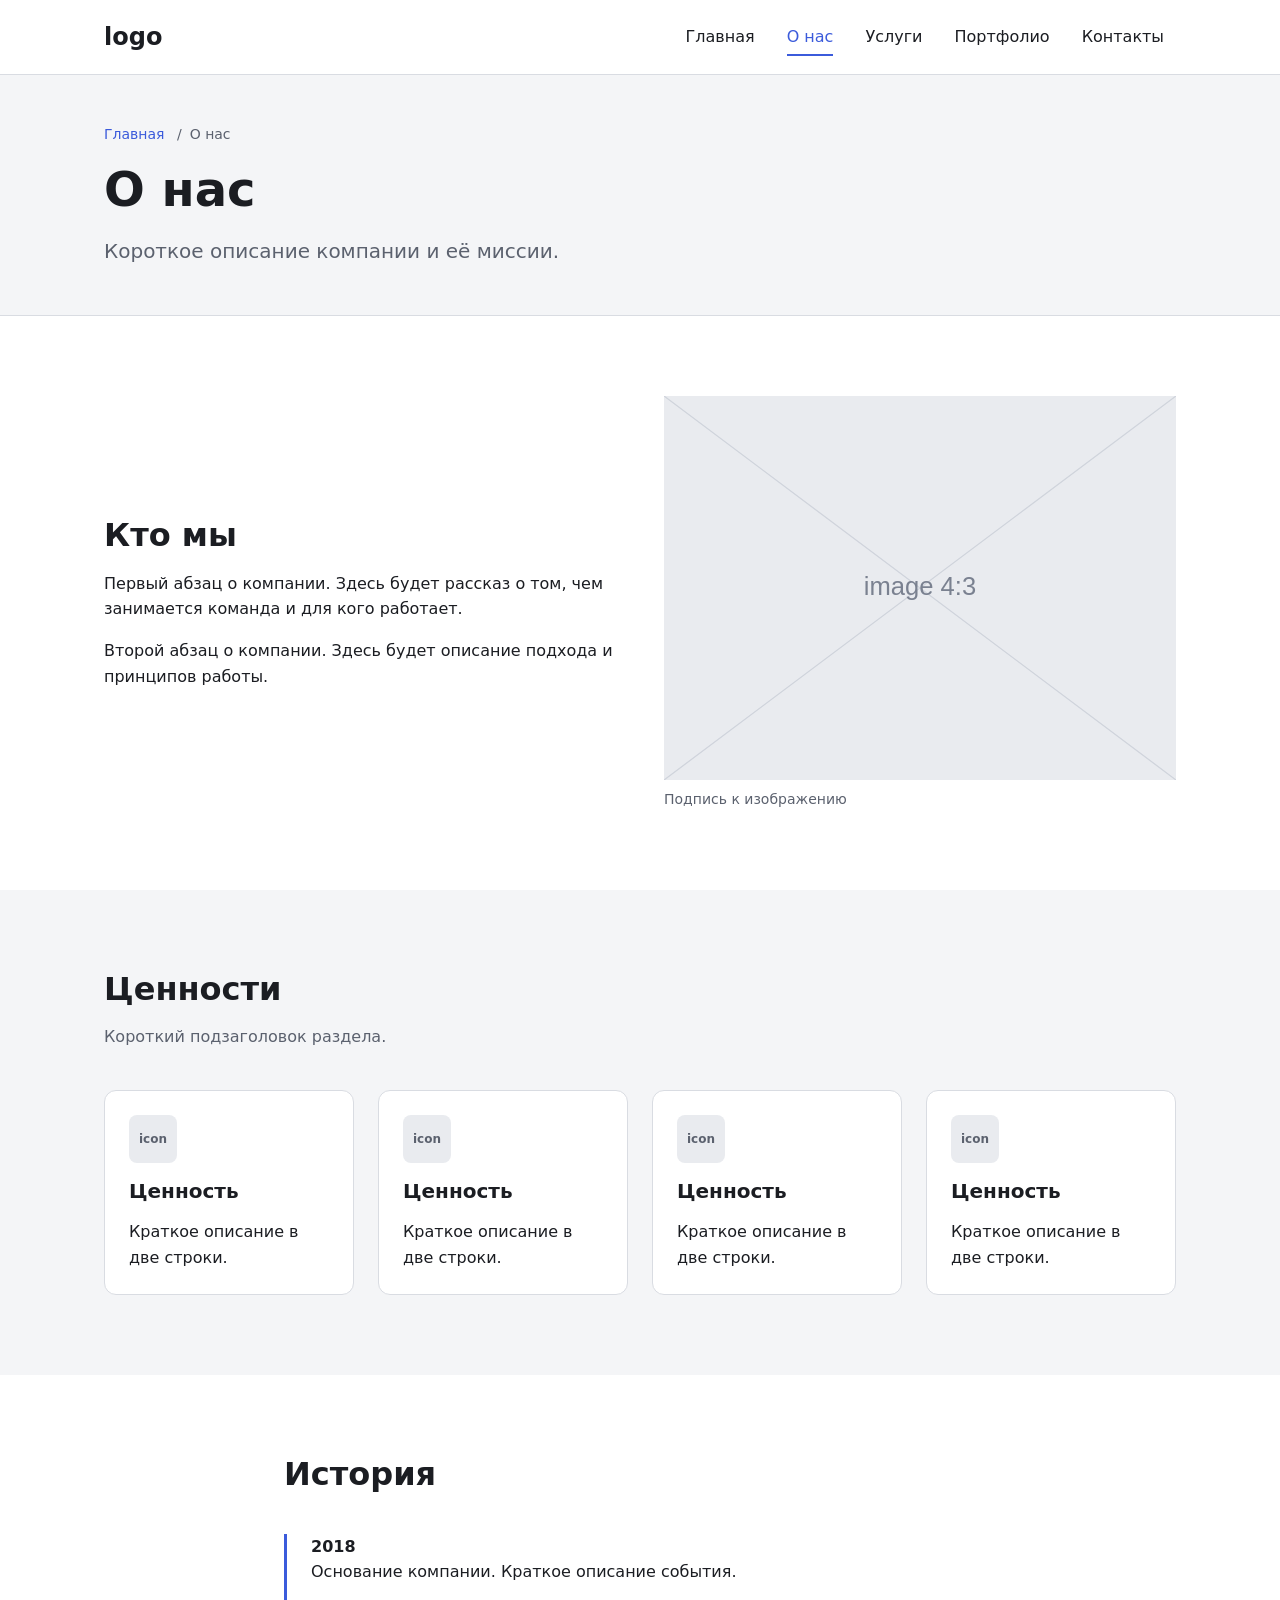
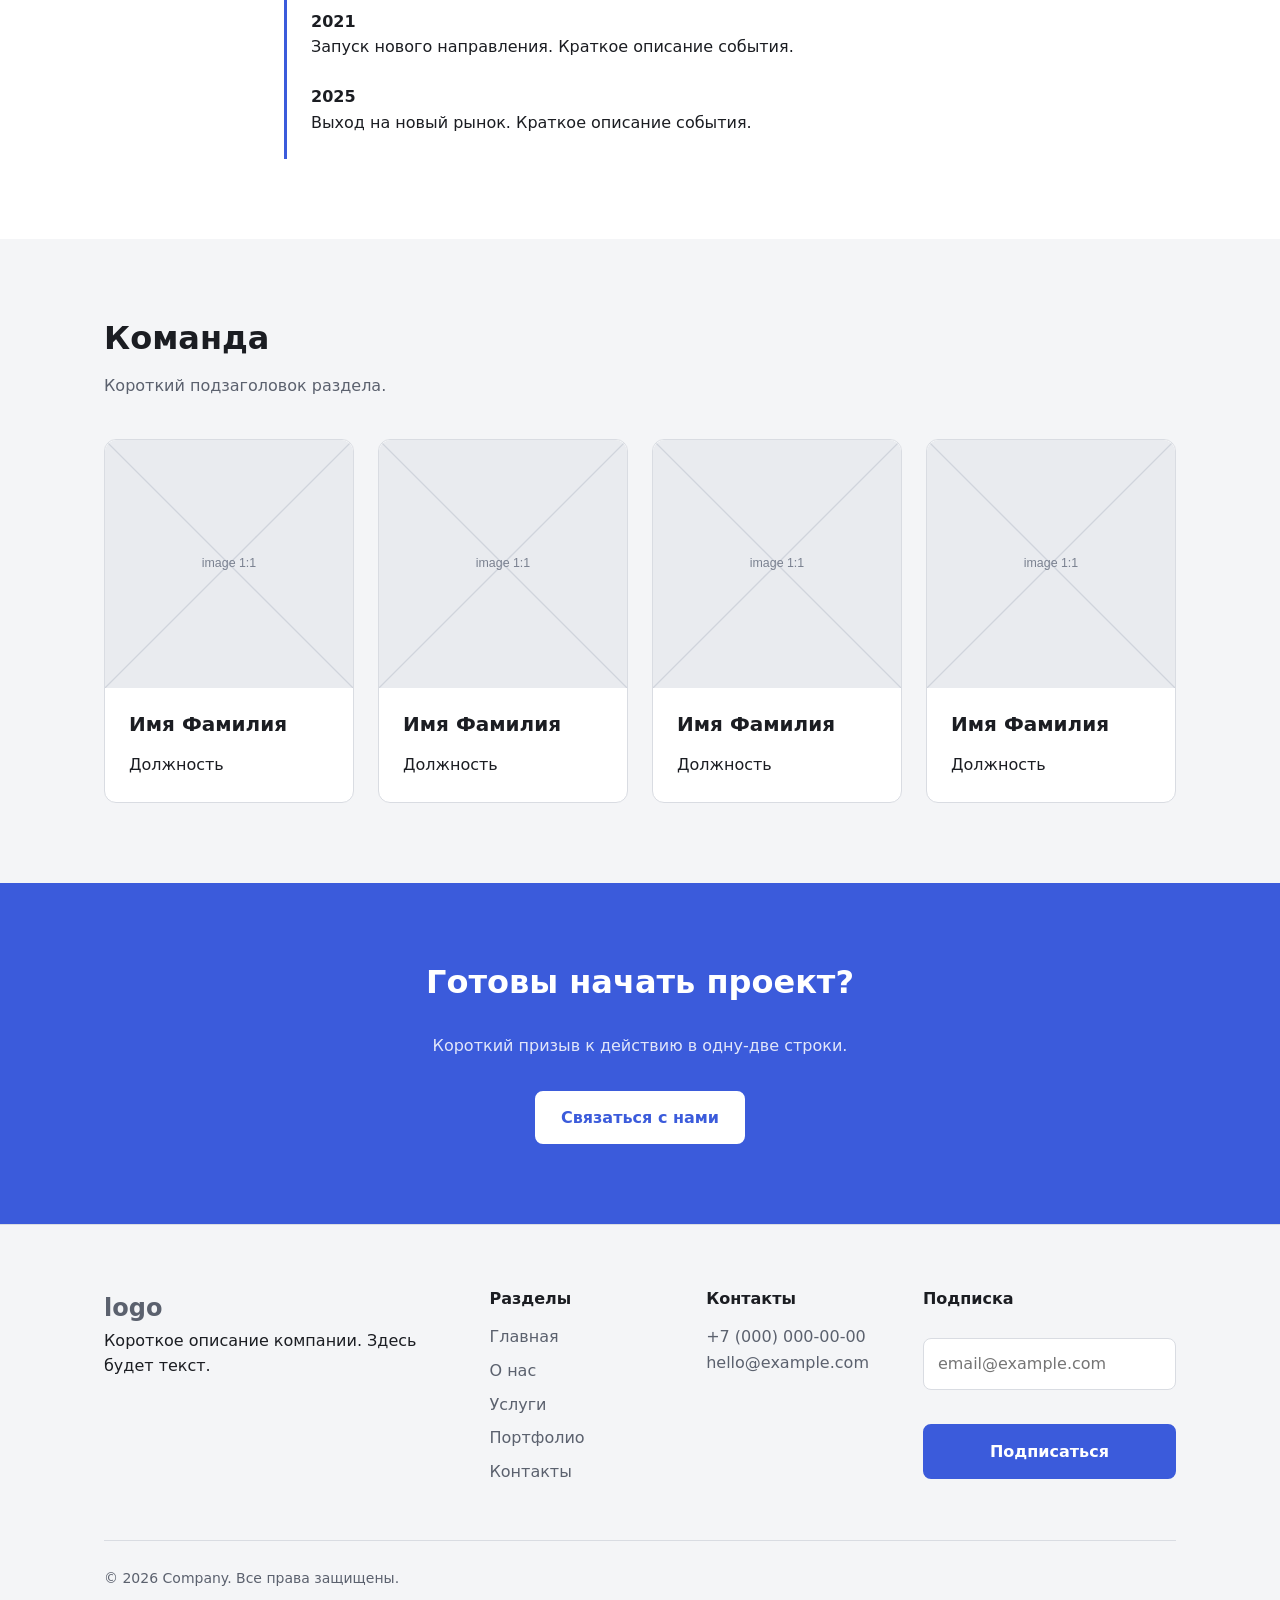
<file: 8-forms/about.html>
<!DOCTYPE html>
<html lang="ru">
  <head>
    <meta charset="UTF-8">
    <meta name="viewport" content="width=device-width, initial-scale=1">
    <title>О нас — Company</title>
    <link rel="stylesheet" href="style.css">
  </head>
  <body>
    <a class="skip-link" href="#main">Перейти к содержимому</a>
    <header class="site-header">
      <div class="container site-header__inner">
        <a class="logo" href="index.html">logo</a>
        <button class="nav-toggle" type="button" aria-expanded="false" aria-controls="nav" aria-label="Открыть меню"><span></span></button>
        <nav class="nav" id="nav" aria-label="Основная навигация">
          <ul class="nav__list">
            <li><a href="index.html">Главная</a></li>
            <li><a href="about.html" aria-current="page">О нас</a></li>
            <li><a href="services.html">Услуги</a></li>
            <li><a href="portfolio.html">Портфолио</a></li>
            <li><a href="contacts.html">Контакты</a></li>
          </ul>
        </nav>
      </div>
    </header>
    <main id="main">
      <section class="page-head">
        <div class="container">
          <nav class="breadcrumbs" aria-label="Хлебные крошки">
            <ol>
              <li><a href="index.html">Главная</a></li>
              <li>О нас</li>
            </ol>
          </nav>
          <h1>О нас</h1>
          <p class="lead">Короткое описание компании и её миссии.</p>
        </div>
      </section>
      <section class="section">
        <div class="container split">
          <div>
            <h2>Кто мы</h2>
            <p>Первый абзац о компании. Здесь будет рассказ о том, чем занимается команда и для кого работает.</p>
            <p>Второй абзац о компании. Здесь будет описание подхода и принципов работы.</p>
          </div>
          <figure>
            <img src="img/placeholder-4x3.svg" alt="Placeholder фото команды" width="800" height="600">
            <figcaption>Подпись к изображению</figcaption>
          </figure>
        </div>
      </section>
      <section class="section section--alt">
        <div class="container">
          <header class="section__head">
            <h2>Ценности</h2>
            <p>Короткий подзаголовок раздела.</p>
          </header>
          <ul class="cards cards--4">
            <li class="card">
              <span class="card__icon" aria-hidden="true">icon</span>
              <h3>Ценность</h3>
              <p>Краткое описание в две строки.</p>
            </li>
            <li class="card">
              <span class="card__icon" aria-hidden="true">icon</span>
              <h3>Ценность</h3>
              <p>Краткое описание в две строки.</p>
            </li>
            <li class="card">
              <span class="card__icon" aria-hidden="true">icon</span>
              <h3>Ценность</h3>
              <p>Краткое описание в две строки.</p>
            </li>
            <li class="card">
              <span class="card__icon" aria-hidden="true">icon</span>
              <h3>Ценность</h3>
              <p>Краткое описание в две строки.</p>
            </li>
          </ul>
        </div>
      </section>
      <section class="section">
        <div class="container container--narrow">
          <header class="section__head">
            <h2>История</h2>
          </header>
          <ol class="timeline">
            <li><time datetime="2018">2018</time><p>Основание компании. Краткое описание события.</p></li>
            <li><time datetime="2021">2021</time><p>Запуск нового направления. Краткое описание события.</p></li>
            <li><time datetime="2025">2025</time><p>Выход на новый рынок. Краткое описание события.</p></li>
          </ol>
        </div>
      </section>
      <section class="section section--alt">
        <div class="container">
          <header class="section__head">
            <h2>Команда</h2>
            <p>Короткий подзаголовок раздела.</p>
          </header>
          <div class="cards cards--4">
            <article class="card">
              <figure class="card__media"><img src="img/placeholder-1x1.svg" alt="Placeholder фото сотрудника" width="400" height="400" loading="lazy"></figure>
              <h3>Имя Фамилия</h3>
              <p>Должность</p>
            </article>
            <article class="card">
              <figure class="card__media"><img src="img/placeholder-1x1.svg" alt="Placeholder фото сотрудника" width="400" height="400" loading="lazy"></figure>
              <h3>Имя Фамилия</h3>
              <p>Должность</p>
            </article>
            <article class="card">
              <figure class="card__media"><img src="img/placeholder-1x1.svg" alt="Placeholder фото сотрудника" width="400" height="400" loading="lazy"></figure>
              <h3>Имя Фамилия</h3>
              <p>Должность</p>
            </article>
            <article class="card">
              <figure class="card__media"><img src="img/placeholder-1x1.svg" alt="Placeholder фото сотрудника" width="400" height="400" loading="lazy"></figure>
              <h3>Имя Фамилия</h3>
              <p>Должность</p>
            </article>
          </div>
        </div>
      </section>
      <section class="section cta">
        <div class="container cta__inner">
          <h2>Готовы начать проект?</h2>
          <p>Короткий призыв к действию в одну-две строки.</p>
          <a class="btn btn--primary" href="contacts.html">Связаться с нами</a>
        </div>
      </section>
    </main>
    <footer class="site-footer">
      <div class="container site-footer__grid">
        <div class="site-footer__about">
          <a class="logo" href="index.html">logo</a>
          <p>Короткое описание компании. Здесь будет текст.</p>
        </div>
        <nav aria-label="Навигация в подвале">
          <h2 class="site-footer__title">Разделы</h2>
          <ul>
            <li><a href="index.html">Главная</a></li>
            <li><a href="about.html">О нас</a></li>
            <li><a href="services.html">Услуги</a></li>
            <li><a href="portfolio.html">Портфолио</a></li>
            <li><a href="contacts.html">Контакты</a></li>
          </ul>
        </nav>
        <div>
          <h2 class="site-footer__title">Контакты</h2>
          <address>
            <a href="tel:+70000000000">+7 (000) 000-00-00</a><br>
            <a href="mailto:hello@example.com">hello@example.com</a>
          </address>
        </div>
        <form class="subscribe" data-validate novalidate>
          <h2 class="site-footer__title">Подписка</h2>
          <div class="form__field">
            <label class="visually-hidden" for="sub-email">Email</label>
            <input id="sub-email" name="email" type="email" placeholder="email@example.com" required data-error="Введите корректный email">
            <p class="form__error"></p>
          </div>
          <button class="btn btn--primary" type="submit">Подписаться</button>
          <p class="form__status" role="status"></p>
        </form>
      </div>
      <div class="container">
        <p class="site-footer__copy"><small>© <span data-year>2026</span> Company. Все права защищены.</small></p>
      </div>
    </footer>
    <button class="to-top" type="button" aria-label="Наверх" hidden>↑</button>
    <script src="script.js"></script>
  </body>
</html>
</file>
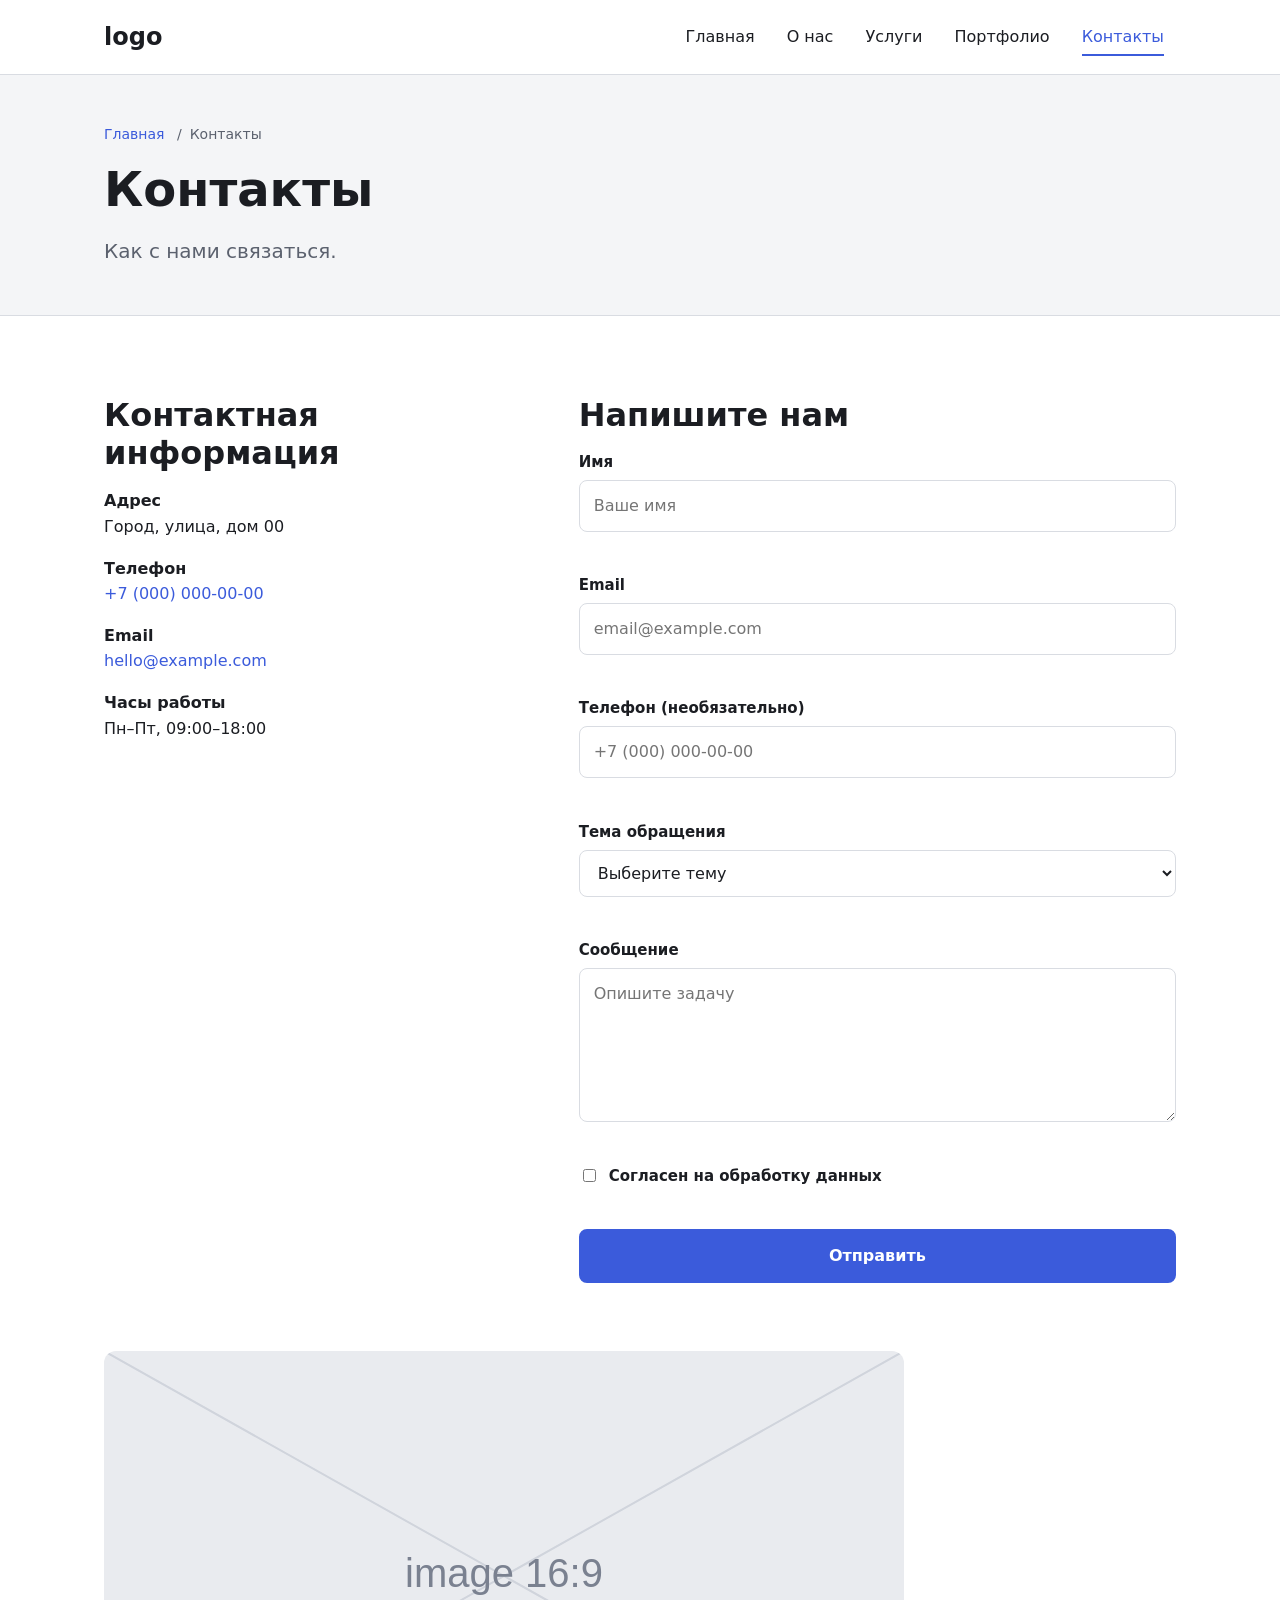
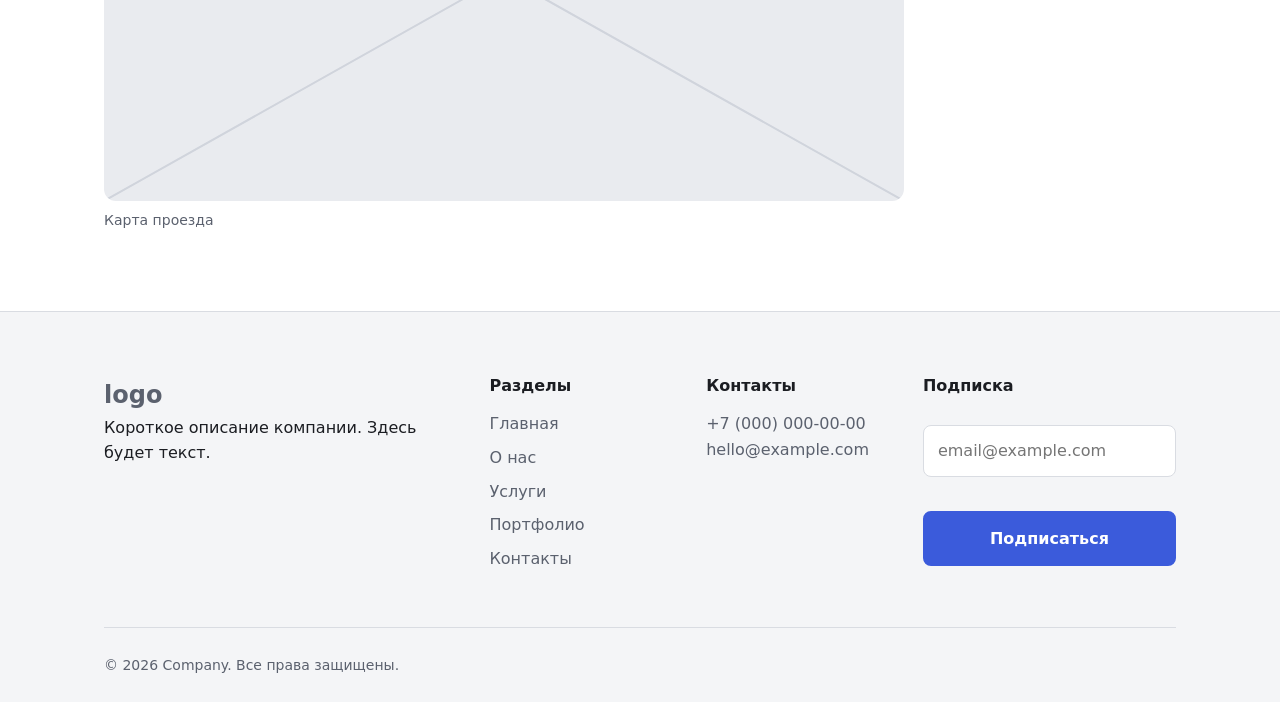
<file: 8-forms/contacts.html>
<!DOCTYPE html>
<html lang="ru">
  <head>
    <meta charset="UTF-8">
    <meta name="viewport" content="width=device-width, initial-scale=1">
    <title>Контакты — Company</title>
    <link rel="stylesheet" href="style.css">
  </head>
  <body>
    <a class="skip-link" href="#main">Перейти к содержимому</a>
    <header class="site-header">
      <div class="container site-header__inner">
        <a class="logo" href="index.html">logo</a>
        <button class="nav-toggle" type="button" aria-expanded="false" aria-controls="nav" aria-label="Открыть меню"><span></span></button>
        <nav class="nav" id="nav" aria-label="Основная навигация">
          <ul class="nav__list">
            <li><a href="index.html">Главная</a></li>
            <li><a href="about.html">О нас</a></li>
            <li><a href="services.html">Услуги</a></li>
            <li><a href="portfolio.html">Портфолио</a></li>
            <li><a href="contacts.html" aria-current="page">Контакты</a></li>
          </ul>
        </nav>
      </div>
    </header>
    <main id="main">
      <section class="page-head">
        <div class="container">
          <nav class="breadcrumbs" aria-label="Хлебные крошки">
            <ol>
              <li><a href="index.html">Главная</a></li>
              <li>Контакты</li>
            </ol>
          </nav>
          <h1>Контакты</h1>
          <p class="lead">Как с нами связаться.</p>
        </div>
      </section>
      <section class="section">
        <div class="container contacts">
          <div class="contacts__info">
            <h2>Контактная информация</h2>
            <address class="contacts__list">
              <p><strong>Адрес</strong><br>Город, улица, дом 00</p>
              <p><strong>Телефон</strong><br><a href="tel:+70000000000">+7 (000) 000-00-00</a></p>
              <p><strong>Email</strong><br><a href="mailto:hello@example.com">hello@example.com</a></p>
              <p><strong>Часы работы</strong><br>Пн–Пт, 09:00–18:00</p>
            </address>
          </div>
          <div class="contacts__form">
            <h2>Напишите нам</h2>
            <form class="form" id="contact-form" data-validate novalidate>
              <div class="form__field">
                <label for="name">Имя</label>
                <input id="name" name="name" type="text" autocomplete="name" placeholder="Ваше имя" required minlength="2" data-error="Введите имя, минимум 2 символа">
                <p class="form__error"></p>
              </div>
              <div class="form__field">
                <label for="email">Email</label>
                <input id="email" name="email" type="email" autocomplete="email" placeholder="email@example.com" required data-error="Введите корректный email">
                <p class="form__error"></p>
              </div>
              <div class="form__field">
                <label for="phone">Телефон (необязательно)</label>
                <input id="phone" name="phone" type="tel" autocomplete="tel" placeholder="+7 (000) 000-00-00" pattern="\+?[0-9\s\(\)\-]{10,18}" data-error="Формат: +7 (000) 000-00-00">
                <p class="form__error"></p>
              </div>
              <div class="form__field">
                <label for="topic">Тема обращения</label>
                <select id="topic" name="topic" required data-error="Выберите тему">
                  <option value="" selected disabled>Выберите тему</option>
                  <option value="project">Новый проект</option>
                  <option value="support">Поддержка</option>
                  <option value="other">Другое</option>
                </select>
                <p class="form__error"></p>
              </div>
              <div class="form__field">
                <label for="message">Сообщение</label>
                <textarea id="message" name="message" rows="5" placeholder="Опишите задачу" required minlength="10" maxlength="500" data-error="Введите сообщение, минимум 10 символов"></textarea>
                <p class="form__error"></p>
              </div>
              <div class="form__field">
                <div class="form__check">
                  <input id="consent" name="consent" type="checkbox" required data-error="Необходимо согласие">
                  <label for="consent">Согласен на обработку данных</label>
                </div>
                <p class="form__error"></p>
              </div>
              <button class="btn btn--primary" type="submit">Отправить</button>
              <p class="form__status" role="status"></p>
            </form>
          </div>
        </div>
        <div class="container">
          <figure class="map">
            <img src="img/placeholder-16x9.svg" alt="Placeholder карты" width="800" height="450" loading="lazy">
            <figcaption>Карта проезда</figcaption>
          </figure>
        </div>
      </section>
    </main>
    <footer class="site-footer">
      <div class="container site-footer__grid">
        <div class="site-footer__about">
          <a class="logo" href="index.html">logo</a>
          <p>Короткое описание компании. Здесь будет текст.</p>
        </div>
        <nav aria-label="Навигация в подвале">
          <h2 class="site-footer__title">Разделы</h2>
          <ul>
            <li><a href="index.html">Главная</a></li>
            <li><a href="about.html">О нас</a></li>
            <li><a href="services.html">Услуги</a></li>
            <li><a href="portfolio.html">Портфолио</a></li>
            <li><a href="contacts.html">Контакты</a></li>
          </ul>
        </nav>
        <div>
          <h2 class="site-footer__title">Контакты</h2>
          <address>
            <a href="tel:+70000000000">+7 (000) 000-00-00</a><br>
            <a href="mailto:hello@example.com">hello@example.com</a>
          </address>
        </div>
        <form class="subscribe" data-validate novalidate>
          <h2 class="site-footer__title">Подписка</h2>
          <div class="form__field">
            <label class="visually-hidden" for="sub-email">Email</label>
            <input id="sub-email" name="email" type="email" placeholder="email@example.com" required data-error="Введите корректный email">
            <p class="form__error"></p>
          </div>
          <button class="btn btn--primary" type="submit">Подписаться</button>
          <p class="form__status" role="status"></p>
        </form>
      </div>
      <div class="container">
        <p class="site-footer__copy"><small>© <span data-year>2026</span> Company. Все права защищены.</small></p>
      </div>
    </footer>
    <button class="to-top" type="button" aria-label="Наверх" hidden>↑</button>
    <script src="script.js"></script>
  </body>
</html>
</file>
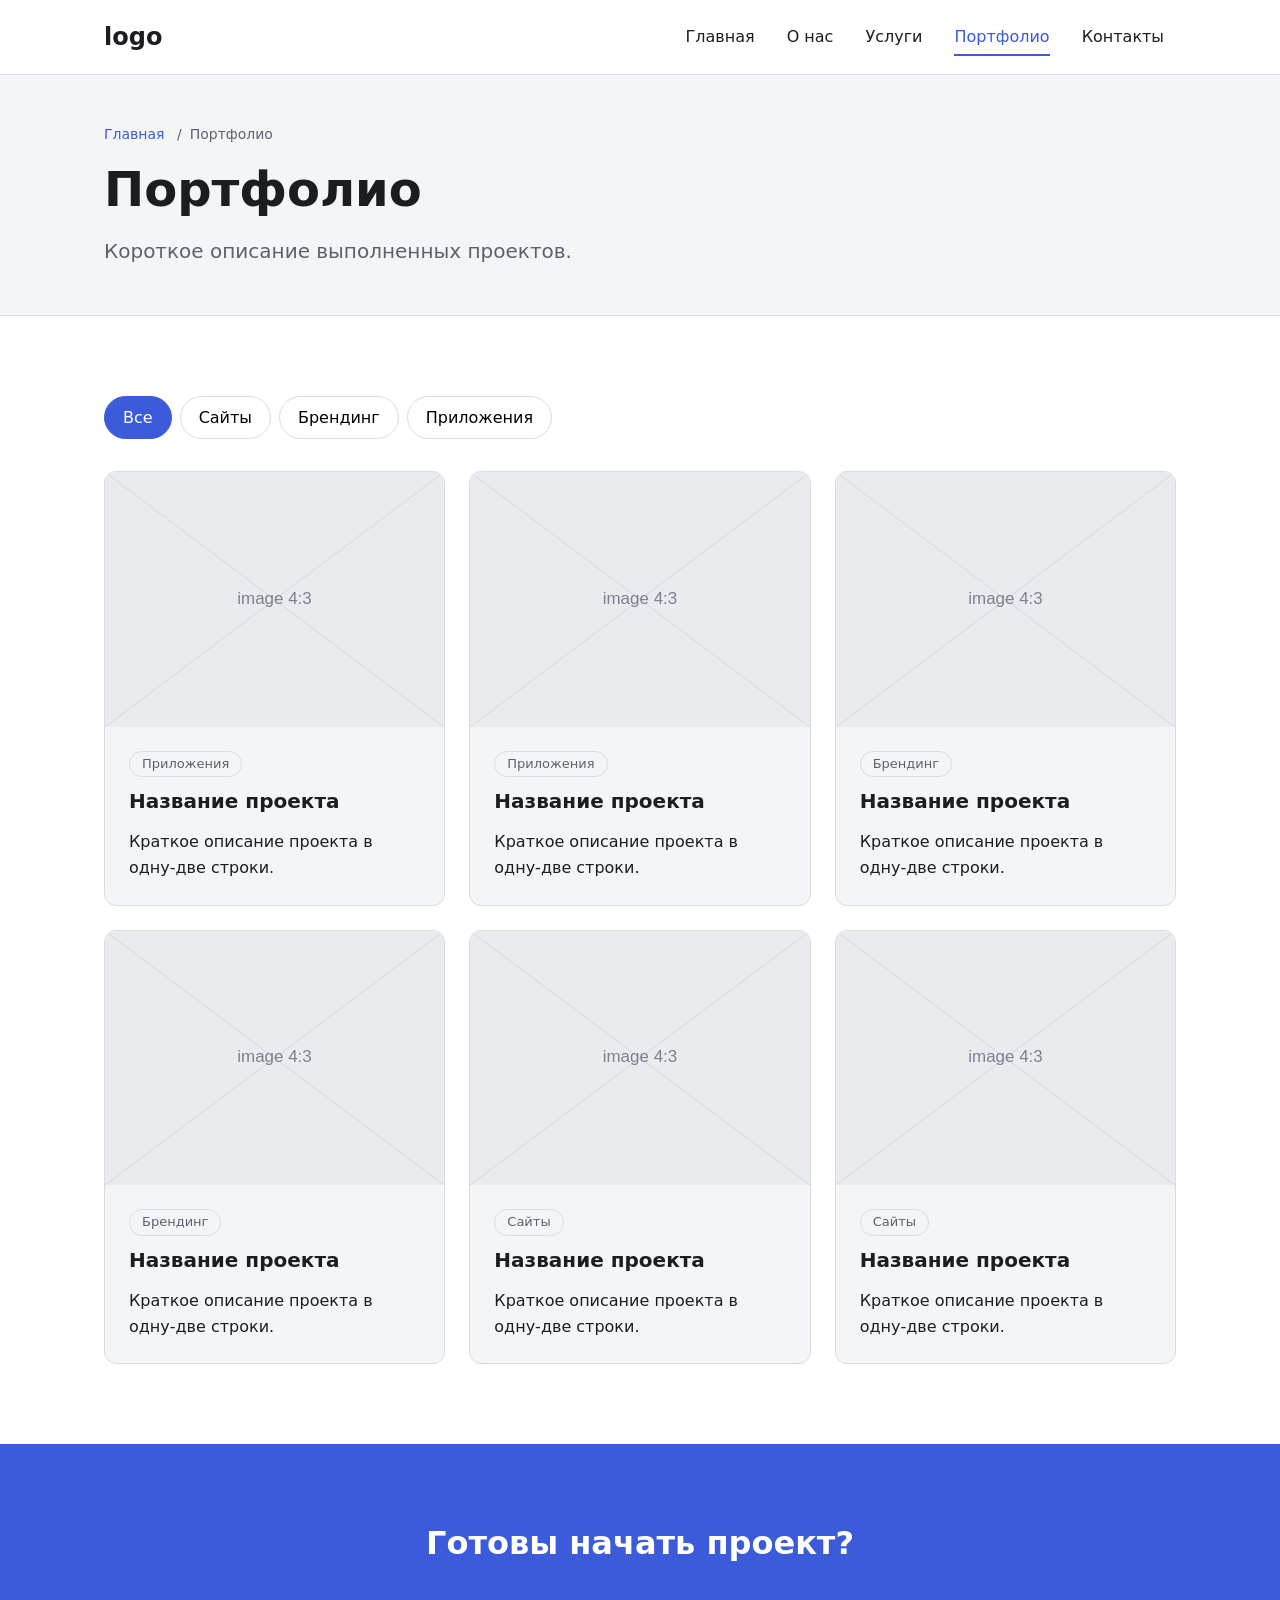
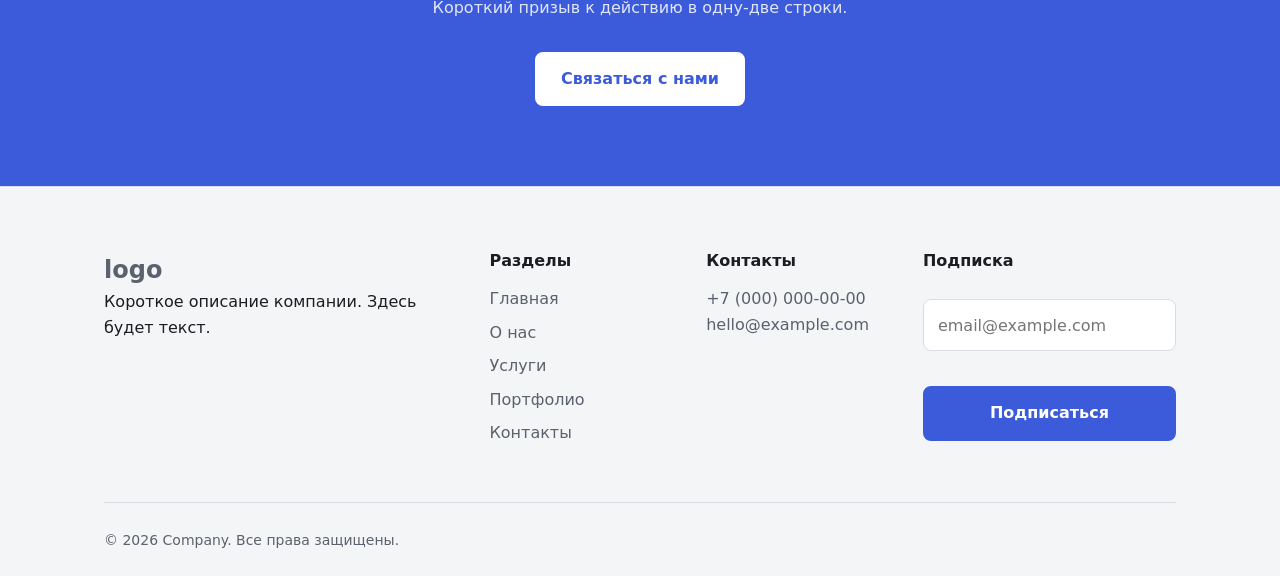
<file: 8-forms/portfolio.html>
<!DOCTYPE html>
<html lang="ru">
  <head>
    <meta charset="UTF-8">
    <meta name="viewport" content="width=device-width, initial-scale=1">
    <title>Портфолио — Company</title>
    <link rel="stylesheet" href="style.css">
  </head>
  <body>
    <a class="skip-link" href="#main">Перейти к содержимому</a>
    <header class="site-header">
      <div class="container site-header__inner">
        <a class="logo" href="index.html">logo</a>
        <button class="nav-toggle" type="button" aria-expanded="false" aria-controls="nav" aria-label="Открыть меню"><span></span></button>
        <nav class="nav" id="nav" aria-label="Основная навигация">
          <ul class="nav__list">
            <li><a href="index.html">Главная</a></li>
            <li><a href="about.html">О нас</a></li>
            <li><a href="services.html">Услуги</a></li>
            <li><a href="portfolio.html" aria-current="page">Портфолио</a></li>
            <li><a href="contacts.html">Контакты</a></li>
          </ul>
        </nav>
      </div>
    </header>
    <main id="main">
      <section class="page-head">
        <div class="container">
          <nav class="breadcrumbs" aria-label="Хлебные крошки">
            <ol>
              <li><a href="index.html">Главная</a></li>
              <li>Портфолио</li>
            </ol>
          </nav>
          <h1>Портфолио</h1>
          <p class="lead">Короткое описание выполненных проектов.</p>
        </div>
      </section>
      <section class="section">
        <div class="container">
          <div class="filter" role="group" aria-label="Фильтр проектов">
            <button class="filter__btn is-active" type="button" data-filter="all">Все</button>
            <button class="filter__btn" type="button" data-filter="web">Сайты</button>
            <button class="filter__btn" type="button" data-filter="brand">Брендинг</button>
            <button class="filter__btn" type="button" data-filter="app">Приложения</button>
          </div>
          <div class="cards" id="projects">
            <article class="card" data-category="app">
              <figure class="card__media"><img src="img/placeholder-4x3.svg" alt="Placeholder проекта" width="800" height="600" loading="lazy"></figure>
              <span class="tag">Приложения</span>
              <h3>Название проекта</h3>
              <p>Краткое описание проекта в одну-две строки.</p>
            </article>
            <article class="card" data-category="app">
              <figure class="card__media"><img src="img/placeholder-4x3.svg" alt="Placeholder проекта" width="800" height="600" loading="lazy"></figure>
              <span class="tag">Приложения</span>
              <h3>Название проекта</h3>
              <p>Краткое описание проекта в одну-две строки.</p>
            </article>
            <article class="card" data-category="brand">
              <figure class="card__media"><img src="img/placeholder-4x3.svg" alt="Placeholder проекта" width="800" height="600" loading="lazy"></figure>
              <span class="tag">Брендинг</span>
              <h3>Название проекта</h3>
              <p>Краткое описание проекта в одну-две строки.</p>
            </article>
            <article class="card" data-category="brand">
              <figure class="card__media"><img src="img/placeholder-4x3.svg" alt="Placeholder проекта" width="800" height="600" loading="lazy"></figure>
              <span class="tag">Брендинг</span>
              <h3>Название проекта</h3>
              <p>Краткое описание проекта в одну-две строки.</p>
            </article>
            <article class="card" data-category="web">
              <figure class="card__media"><img src="img/placeholder-4x3.svg" alt="Placeholder проекта" width="800" height="600" loading="lazy"></figure>
              <span class="tag">Сайты</span>
              <h3>Название проекта</h3>
              <p>Краткое описание проекта в одну-две строки.</p>
            </article>
            <article class="card" data-category="web">
              <figure class="card__media"><img src="img/placeholder-4x3.svg" alt="Placeholder проекта" width="800" height="600" loading="lazy"></figure>
              <span class="tag">Сайты</span>
              <h3>Название проекта</h3>
              <p>Краткое описание проекта в одну-две строки.</p>
            </article>
          </div>
        </div>
      </section>
      <section class="section cta">
        <div class="container cta__inner">
          <h2>Готовы начать проект?</h2>
          <p>Короткий призыв к действию в одну-две строки.</p>
          <a class="btn btn--primary" href="contacts.html">Связаться с нами</a>
        </div>
      </section>
    </main>
    <footer class="site-footer">
      <div class="container site-footer__grid">
        <div class="site-footer__about">
          <a class="logo" href="index.html">logo</a>
          <p>Короткое описание компании. Здесь будет текст.</p>
        </div>
        <nav aria-label="Навигация в подвале">
          <h2 class="site-footer__title">Разделы</h2>
          <ul>
            <li><a href="index.html">Главная</a></li>
            <li><a href="about.html">О нас</a></li>
            <li><a href="services.html">Услуги</a></li>
            <li><a href="portfolio.html">Портфолио</a></li>
            <li><a href="contacts.html">Контакты</a></li>
          </ul>
        </nav>
        <div>
          <h2 class="site-footer__title">Контакты</h2>
          <address>
            <a href="tel:+70000000000">+7 (000) 000-00-00</a><br>
            <a href="mailto:hello@example.com">hello@example.com</a>
          </address>
        </div>
        <form class="subscribe" data-validate novalidate>
          <h2 class="site-footer__title">Подписка</h2>
          <div class="form__field">
            <label class="visually-hidden" for="sub-email">Email</label>
            <input id="sub-email" name="email" type="email" placeholder="email@example.com" required data-error="Введите корректный email">
            <p class="form__error"></p>
          </div>
          <button class="btn btn--primary" type="submit">Подписаться</button>
          <p class="form__status" role="status"></p>
        </form>
      </div>
      <div class="container">
        <p class="site-footer__copy"><small>© <span data-year>2026</span> Company. Все права защищены.</small></p>
      </div>
    </footer>
    <button class="to-top" type="button" aria-label="Наверх" hidden>↑</button>
    <script src="script.js"></script>
  </body>
</html>
</file>
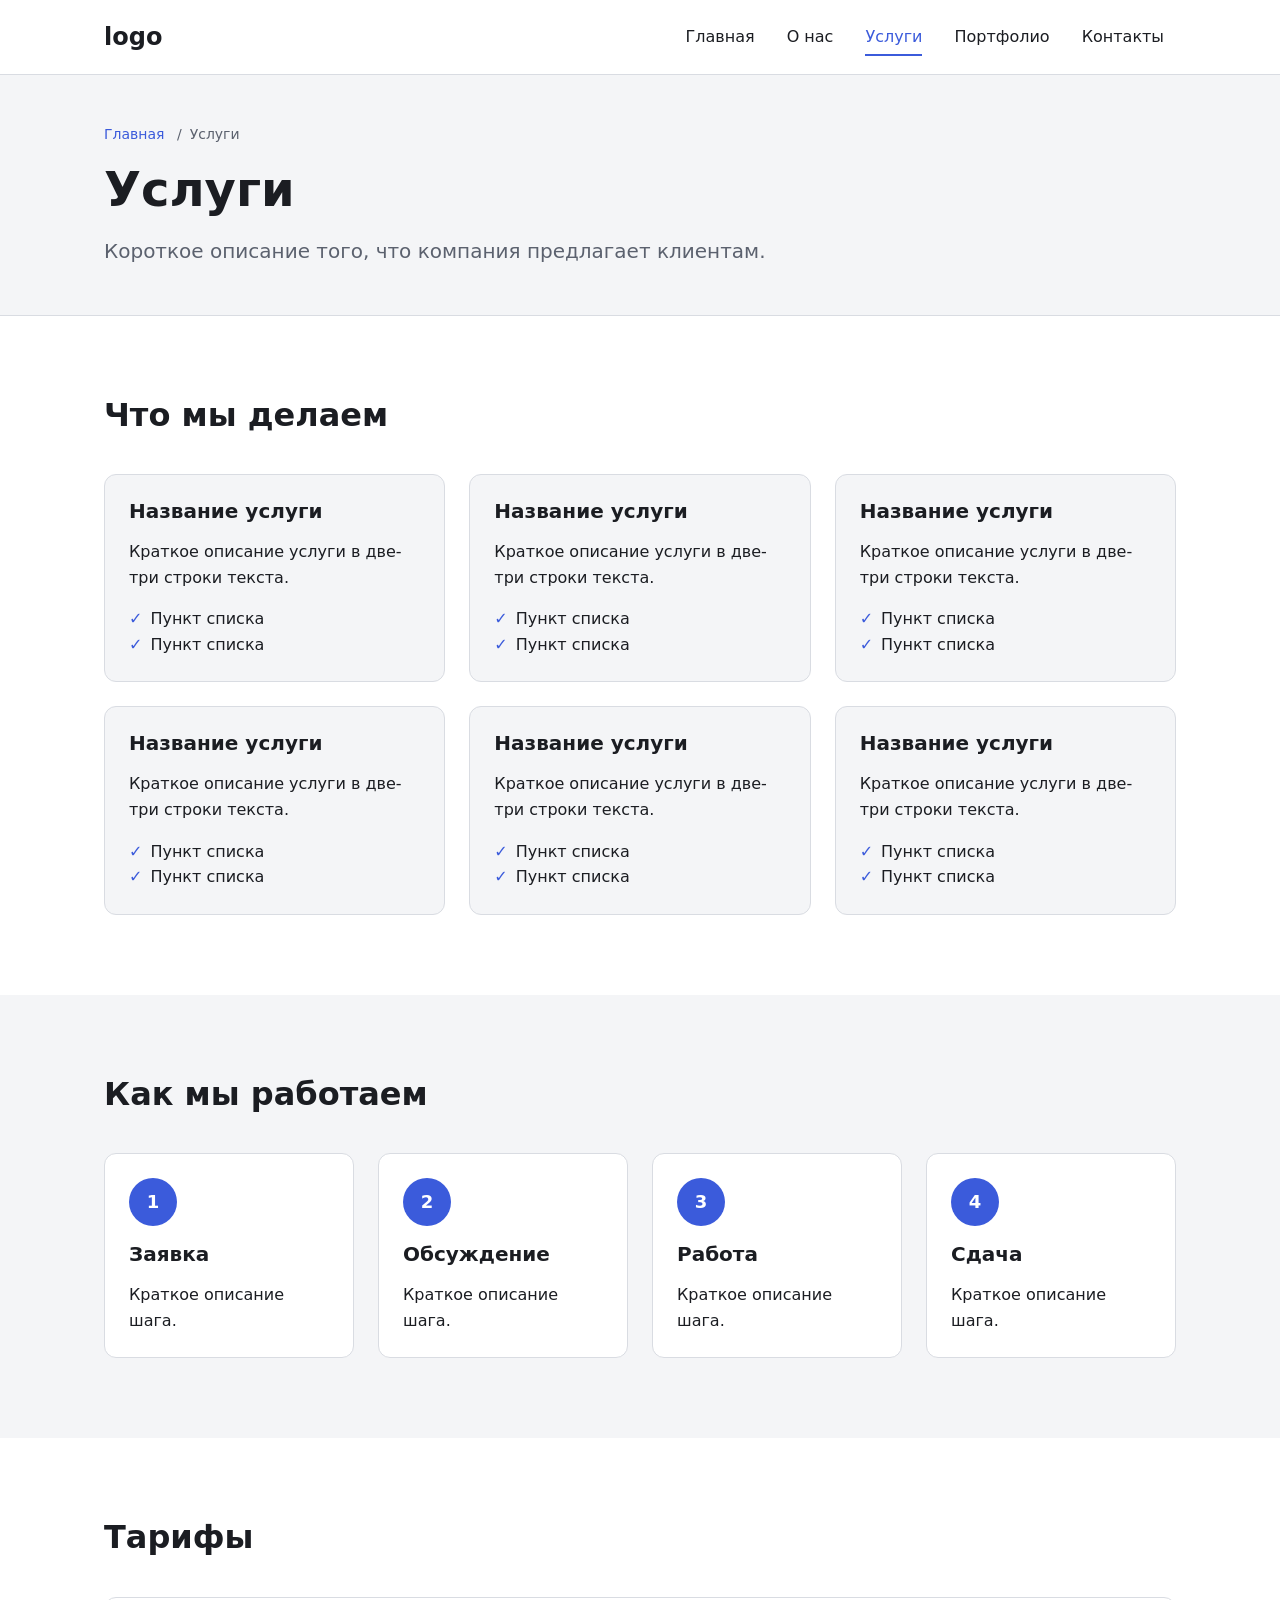
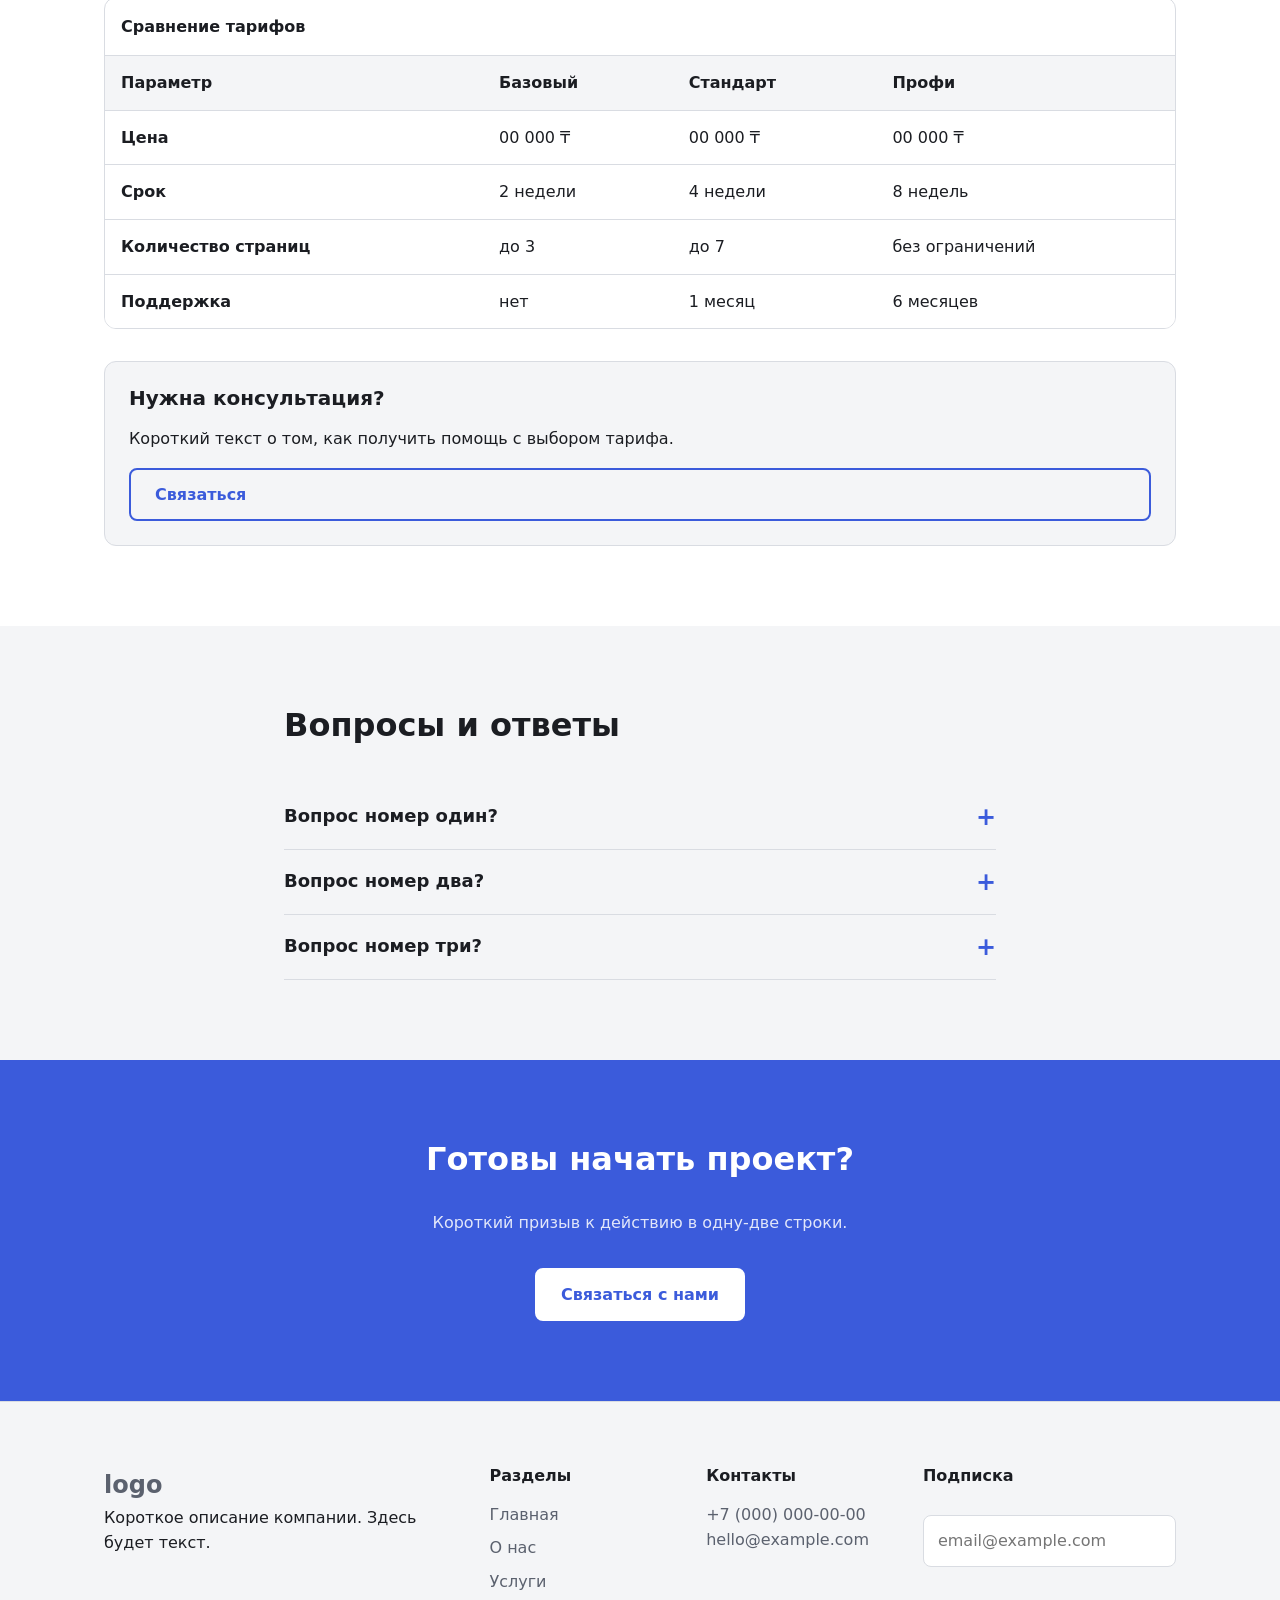
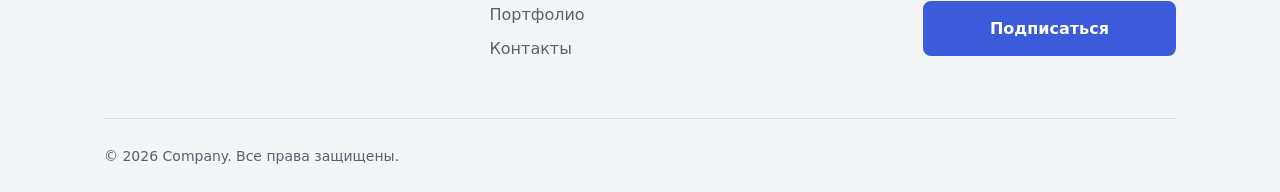
<file: 8-forms/services.html>
<!DOCTYPE html>
<html lang="ru">
  <head>
    <meta charset="UTF-8">
    <meta name="viewport" content="width=device-width, initial-scale=1">
    <title>Услуги — Company</title>
    <link rel="stylesheet" href="style.css">
  </head>
  <body>
    <a class="skip-link" href="#main">Перейти к содержимому</a>
    <header class="site-header">
      <div class="container site-header__inner">
        <a class="logo" href="index.html">logo</a>
        <button class="nav-toggle" type="button" aria-expanded="false" aria-controls="nav" aria-label="Открыть меню"><span></span></button>
        <nav class="nav" id="nav" aria-label="Основная навигация">
          <ul class="nav__list">
            <li><a href="index.html">Главная</a></li>
            <li><a href="about.html">О нас</a></li>
            <li><a href="services.html" aria-current="page">Услуги</a></li>
            <li><a href="portfolio.html">Портфолио</a></li>
            <li><a href="contacts.html">Контакты</a></li>
          </ul>
        </nav>
      </div>
    </header>
    <main id="main">
      <section class="page-head">
        <div class="container">
          <nav class="breadcrumbs" aria-label="Хлебные крошки">
            <ol>
              <li><a href="index.html">Главная</a></li>
              <li>Услуги</li>
            </ol>
          </nav>
          <h1>Услуги</h1>
          <p class="lead">Короткое описание того, что компания предлагает клиентам.</p>
        </div>
      </section>
      <section class="section">
        <div class="container">
          <header class="section__head">
            <h2>Что мы делаем</h2>
          </header>
          <div class="cards">
            <article class="card">
              <h3>Название услуги</h3>
              <p>Краткое описание услуги в две-три строки текста.</p>
              <ul class="checklist"><li>Пункт списка</li><li>Пункт списка</li></ul>
            </article>
            <article class="card">
              <h3>Название услуги</h3>
              <p>Краткое описание услуги в две-три строки текста.</p>
              <ul class="checklist"><li>Пункт списка</li><li>Пункт списка</li></ul>
            </article>
            <article class="card">
              <h3>Название услуги</h3>
              <p>Краткое описание услуги в две-три строки текста.</p>
              <ul class="checklist"><li>Пункт списка</li><li>Пункт списка</li></ul>
            </article>
            <article class="card">
              <h3>Название услуги</h3>
              <p>Краткое описание услуги в две-три строки текста.</p>
              <ul class="checklist"><li>Пункт списка</li><li>Пункт списка</li></ul>
            </article>
            <article class="card">
              <h3>Название услуги</h3>
              <p>Краткое описание услуги в две-три строки текста.</p>
              <ul class="checklist"><li>Пункт списка</li><li>Пункт списка</li></ul>
            </article>
            <article class="card">
              <h3>Название услуги</h3>
              <p>Краткое описание услуги в две-три строки текста.</p>
              <ul class="checklist"><li>Пункт списка</li><li>Пункт списка</li></ul>
            </article>
          </div>
        </div>
      </section>
      <section class="section section--alt">
        <div class="container">
          <header class="section__head">
            <h2>Как мы работаем</h2>
          </header>
          <ol class="steps">
            <li class="card"><span class="card__icon" aria-hidden="true">1</span><h3>Заявка</h3><p>Краткое описание шага.</p></li>
            <li class="card"><span class="card__icon" aria-hidden="true">2</span><h3>Обсуждение</h3><p>Краткое описание шага.</p></li>
            <li class="card"><span class="card__icon" aria-hidden="true">3</span><h3>Работа</h3><p>Краткое описание шага.</p></li>
            <li class="card"><span class="card__icon" aria-hidden="true">4</span><h3>Сдача</h3><p>Краткое описание шага.</p></li>
          </ol>
        </div>
      </section>
      <section class="section">
        <div class="container">
          <header class="section__head">
            <h2>Тарифы</h2>
          </header>
          <div class="table-wrap">
            <table class="table">
              <caption>Сравнение тарифов</caption>
              <thead>
                <tr><th scope="col">Параметр</th><th scope="col">Базовый</th><th scope="col">Стандарт</th><th scope="col">Профи</th></tr>
              </thead>
              <tbody>
                <tr><th scope="row">Цена</th><td>00 000 ₸</td><td>00 000 ₸</td><td>00 000 ₸</td></tr>
                <tr><th scope="row">Срок</th><td>2 недели</td><td>4 недели</td><td>8 недель</td></tr>
                <tr><th scope="row">Количество страниц</th><td>до 3</td><td>до 7</td><td>без ограничений</td></tr>
                <tr><th scope="row">Поддержка</th><td>нет</td><td>1 месяц</td><td>6 месяцев</td></tr>
              </tbody>
            </table>
          </div>
          <aside class="card note">
            <h3>Нужна консультация?</h3>
            <p>Короткий текст о том, как получить помощь с выбором тарифа.</p>
            <a class="btn btn--outline" href="contacts.html">Связаться</a>
          </aside>
        </div>
      </section>
      <section class="section section--alt" id="faq">
        <div class="container container--narrow">
          <header class="section__head">
            <h2>Вопросы и ответы</h2>
          </header>
          <div class="accordion">
            <div class="accordion__item">
              <h3><button class="accordion__btn" type="button" aria-expanded="false" aria-controls="faq-1">Вопрос номер один?</button></h3>
              <div class="accordion__panel" id="faq-1" hidden><p>Ответ на вопрос. Здесь будет текст в две-три строки.</p></div>
            </div>
            <div class="accordion__item">
              <h3><button class="accordion__btn" type="button" aria-expanded="false" aria-controls="faq-2">Вопрос номер два?</button></h3>
              <div class="accordion__panel" id="faq-2" hidden><p>Ответ на вопрос. Здесь будет текст в две-три строки.</p></div>
            </div>
            <div class="accordion__item">
              <h3><button class="accordion__btn" type="button" aria-expanded="false" aria-controls="faq-3">Вопрос номер три?</button></h3>
              <div class="accordion__panel" id="faq-3" hidden><p>Ответ на вопрос. Здесь будет текст в две-три строки.</p></div>
            </div>
          </div>
        </div>
      </section>
      <section class="section cta">
        <div class="container cta__inner">
          <h2>Готовы начать проект?</h2>
          <p>Короткий призыв к действию в одну-две строки.</p>
          <a class="btn btn--primary" href="contacts.html">Связаться с нами</a>
        </div>
      </section>
    </main>
    <footer class="site-footer">
      <div class="container site-footer__grid">
        <div class="site-footer__about">
          <a class="logo" href="index.html">logo</a>
          <p>Короткое описание компании. Здесь будет текст.</p>
        </div>
        <nav aria-label="Навигация в подвале">
          <h2 class="site-footer__title">Разделы</h2>
          <ul>
            <li><a href="index.html">Главная</a></li>
            <li><a href="about.html">О нас</a></li>
            <li><a href="services.html">Услуги</a></li>
            <li><a href="portfolio.html">Портфолио</a></li>
            <li><a href="contacts.html">Контакты</a></li>
          </ul>
        </nav>
        <div>
          <h2 class="site-footer__title">Контакты</h2>
          <address>
            <a href="tel:+70000000000">+7 (000) 000-00-00</a><br>
            <a href="mailto:hello@example.com">hello@example.com</a>
          </address>
        </div>
        <form class="subscribe" data-validate novalidate>
          <h2 class="site-footer__title">Подписка</h2>
          <div class="form__field">
            <label class="visually-hidden" for="sub-email">Email</label>
            <input id="sub-email" name="email" type="email" placeholder="email@example.com" required data-error="Введите корректный email">
            <p class="form__error"></p>
          </div>
          <button class="btn btn--primary" type="submit">Подписаться</button>
          <p class="form__status" role="status"></p>
        </form>
      </div>
      <div class="container">
        <p class="site-footer__copy"><small>© <span data-year>2026</span> Company. Все права защищены.</small></p>
      </div>
    </footer>
    <button class="to-top" type="button" aria-label="Наверх" hidden>↑</button>
    <script src="script.js"></script>
  </body>
</html>
</file>
<file: 7-javascript/style.css>
/* переменные */
:root {
  --bg: #ffffff;
  --surface: #f4f5f7;
  --surface-2: #e9ebef;
  --border: #d9dce2;
  --text: #1b1d22;
  --muted: #5b616e;
  --accent: #3b5bdb;
  --accent-dark: #2f49b3;
  --radius: 12px;
  --shadow: 0 8px 24px rgba(27, 29, 34, 0.08);
  --font: system-ui, -apple-system, "Segoe UI", Roboto, Arial, sans-serif;
}

/* сброс */
*,
*::before,
*::after {
  box-sizing: border-box;
}

body {
  margin: 0;
  font-family: var(--font);
  font-size: 16px;
  line-height: 1.6;
  color: var(--text);
  background: var(--bg);
}

img {
  display: block;
  max-width: 100%;
  height: auto;
}

ul,
ol {
  margin: 0;
  padding: 0;
  list-style: none;
}

figure {
  margin: 0;
}

:focus-visible {
  outline: 3px solid var(--accent);
  outline-offset: 2px;
}

/* типографика */
h1,
h2,
h3 {
  margin: 0 0 16px;
  line-height: 1.2;
}

h1 { font-size: 48px; }
h2 { font-size: 32px; }
h3 { font-size: 20px; }

p {
  margin: 0 0 16px;
}

:is(h1, h2, h3, p):last-child {
  margin-bottom: 0;
}

a {
  color: var(--accent);
  text-decoration: none;
}

a:hover {
  color: var(--accent-dark);
  text-decoration: underline;
}

address {
  font-style: normal;
}

small,
figcaption {
  font-size: 14px;
  color: var(--muted);
}

figcaption {
  margin-top: 8px;
}

.lead {
  font-size: 20px;
  color: var(--muted);
}

.eyebrow {
  font-size: 15px;
  font-weight: 600;
  color: var(--accent);
}

.container {
  max-width: 1120px;
  margin: 0 auto;
  padding: 0 24px;
}

.container--narrow {
  max-width: 760px;
}

.visually-hidden {
  position: absolute;
  width: 1px;
  height: 1px;
  overflow: hidden;
  clip: rect(0 0 0 0);
  white-space: nowrap;
}

.skip-link {
  position: absolute;
  left: -9999px;
}

.skip-link:focus {
  left: 16px;
  top: 16px;
  z-index: 100;
  padding: 8px 16px;
  border-radius: 8px;
  background: var(--accent);
  color: #fff;
}

/* кнопки */
.btn {
  display: inline-block;
  padding: 12px 24px;
  border: 2px solid var(--accent);
  border-radius: 8px;
  font: inherit;
  font-weight: 600;
  cursor: pointer;
}

.btn:hover {
  text-decoration: none;
}

.btn--primary {
  background: var(--accent);
  color: #fff;
}

.btn--primary:hover {
  background: var(--accent-dark);
  border-color: var(--accent-dark);
  color: #fff;
}

.btn--outline {
  background: transparent;
  color: var(--accent);
}

.btn--outline:hover {
  background: var(--accent);
  color: #fff;
}

/* шапка */
.site-header {
  padding: 16px 0;
  border-bottom: 1px solid var(--border);
  background: var(--bg);
}

.logo {
  font-size: 24px;
  font-weight: 700;
  color: var(--text);
}

.logo:hover {
  color: var(--text);
  text-decoration: none;
}

.nav__list li {
  display: inline-block;
}

.nav__list a {
  display: inline-block;
  padding: 8px 12px;
  font-weight: 500;
  color: var(--text);
}

.nav__list a:hover {
  color: var(--accent);
  text-decoration: none;
}

.nav__list a[aria-current="page"] {
  color: var(--accent);
}

/* первый экран */
.hero {
  padding: 80px 0;
  background: var(--surface);
}

.hero__media img {
  border-radius: var(--radius);
}

.hero__actions {
  margin-top: 24px;
}

.page-head {
  padding: 48px 0;
  border-bottom: 1px solid var(--border);
  background: var(--surface);
}

.breadcrumbs {
  margin-bottom: 16px;
  font-size: 14px;
  color: var(--muted);
}

.breadcrumbs li {
  display: inline;
}

.breadcrumbs li + li::before {
  content: "/";
  margin: 0 8px;
}

/* секции */
.section {
  padding: 80px 0;
}

.section--alt {
  background: var(--surface);
}

.section__head {
  margin-bottom: 40px;
}

.section__head p {
  color: var(--muted);
}

/* карточки */
.card {
  padding: 24px;
  border: 1px solid var(--border);
  border-radius: var(--radius);
  background: var(--surface);
}

.section--alt .card {
  background: var(--bg);
}

.card__media {
  margin: -24px -24px 24px;
  overflow: hidden;
  border-radius: var(--radius) var(--radius) 0 0;
}

.card__media img {
  width: 100%;
}

.card__icon {
  display: inline-block;
  width: 48px;
  height: 48px;
  margin-bottom: 16px;
  border-radius: 8px;
  background: var(--surface-2);
  font-size: 12px;
  font-weight: 600;
  line-height: 48px;
  text-align: center;
  color: var(--muted);
}

.steps .card__icon {
  border-radius: 50%;
  background: var(--accent);
  font-size: 18px;
  color: #fff;
}

.card__link {
  display: inline-block;
  font-weight: 600;
}

.tag {
  display: inline-block;
  margin-bottom: 12px;
  padding: 2px 12px;
  border: 1px solid var(--border);
  border-radius: 99px;
  font-size: 13px;
  color: var(--muted);
}

.checklist li::before {
  content: "✓";
  margin-right: 8px;
  color: var(--accent);
}

.note {
  margin-top: 32px;
}

.stat {
  text-align: center;
}

.stat__num {
  display: block;
  font-size: 40px;
  line-height: 1.2;
  color: var(--accent);
}

.timeline li {
  padding: 0 0 24px 24px;
  border-left: 3px solid var(--accent);
}

.timeline time {
  display: block;
  font-weight: 700;
}

.split > * + *,
.cards > * + *,
.steps > * + *,
.stats > * + *,
.contacts > * + *,
.site-footer__grid > * + * {
  margin-top: 32px;
}

/* таблица */
.table-wrap {
  overflow-x: auto;
  border: 1px solid var(--border);
  border-radius: var(--radius);
}

.table {
  width: 100%;
  border-collapse: collapse;
  background: var(--bg);
}

.table caption {
  padding: 16px;
  font-weight: 600;
  text-align: left;
}

.table th,
.table td {
  padding: 14px 16px;
  border-top: 1px solid var(--border);
  text-align: left;
}

.table thead th {
  background: var(--surface);
}

/* контакты */
.contacts__list p {
  margin-bottom: 16px;
}

.map {
  margin-top: 48px;
}

.map img {
  border-radius: var(--radius);
}

/* призыв к действию */
.cta {
  background: var(--accent);
  color: #fff;
  text-align: center;
}

.cta p {
  color: rgba(255, 255, 255, 0.85);
}

.cta .btn--primary {
  border-color: #fff;
  background: #fff;
  color: var(--accent);
}

.cta .btn--primary:hover {
  background: var(--surface);
  color: var(--accent-dark);
}

/* подвал */
.site-footer {
  padding: 64px 0 24px;
  border-top: 1px solid var(--border);
  background: var(--surface);
}

.site-footer__title {
  margin-bottom: 16px;
  font-size: 16px;
}

.site-footer li {
  margin-bottom: 8px;
}

.site-footer a {
  color: var(--muted);
}

.site-footer__copy {
  margin-top: 48px;
  padding-top: 24px;
  border-top: 1px solid var(--border);
}

/* flex и grid */
.site-header__inner {
  display: flex;
  align-items: center;
  justify-content: space-between;
  gap: 16px;
}

.nav__list {
  display: flex;
  gap: 8px;
}

.split {
  display: grid;
  grid-template-columns: 1fr 1fr;
  align-items: center;
  gap: 48px;
}

.hero__actions {
  display: flex;
  flex-wrap: wrap;
  gap: 12px;
}

.cards {
  display: grid;
  grid-template-columns: repeat(3, 1fr);
  gap: 24px;
}

.cards--4 {
  grid-template-columns: repeat(4, 1fr);
}

.steps {
  display: grid;
  grid-template-columns: repeat(4, 1fr);
  gap: 24px;
}

.stats {
  display: grid;
  grid-template-columns: repeat(3, 1fr);
  gap: 24px;
}

.contacts {
  display: grid;
  grid-template-columns: 1fr 1.4fr;
  gap: 48px;
}

.card {
  display: flex;
  flex-direction: column;
}

.card .tag {
  align-self: flex-start;
}

.card__link {
  margin-top: auto;
}

.cta__inner {
  display: flex;
  flex-direction: column;
  align-items: center;
  gap: 16px;
}

.site-footer__grid {
  display: grid;
  grid-template-columns: 2fr 1fr 1fr;
  gap: 48px;
}

.split > * + *,
.cards > * + *,
.steps > * + *,
.stats > * + *,
.contacts > * + *,
.site-footer__grid > * + * {
  margin-top: 0;
}

/* анимации */
.btn {
  transition: background-color 0.25s ease, color 0.25s ease, transform 0.25s ease;
}

.btn:hover {
  transform: translateY(-2px);
}

.nav__list a {
  position: relative;
  transition: color 0.25s ease;
}

.nav__list a::after {
  content: "";
  position: absolute;
  left: 12px;
  right: 12px;
  bottom: 2px;
  height: 2px;
  background: var(--accent);
  transform: scaleX(0);
  transform-origin: left;
  transition: transform 0.3s ease;
}

.nav__list a:hover::after,
.nav__list a[aria-current="page"]::after {
  transform: scaleX(1);
}

article.card {
  transition: transform 0.3s ease, box-shadow 0.3s ease;
}

article.card:hover {
  transform: translateY(-6px);
  box-shadow: var(--shadow);
}

.card__media img {
  transition: transform 0.5s ease;
}

article.card:hover .card__media img {
  transform: scale(1.05);
}

@keyframes fade-up {
  from {
    opacity: 0;
    transform: translateY(24px);
  }
  to {
    opacity: 1;
    transform: none;
  }
}

@keyframes float {
  0%,
  100% {
    transform: translateY(0);
  }
  50% {
    transform: translateY(-10px);
  }
}

.hero__text > * {
  animation: fade-up 0.7s ease both;
}

.hero__text > :nth-child(2) { animation-delay: 0.1s; }
.hero__text > :nth-child(3) { animation-delay: 0.2s; }
.hero__text > :nth-child(4) { animation-delay: 0.3s; }

.hero__media {
  animation: float 6s ease-in-out infinite;
}

@media (prefers-reduced-motion: reduce) {
  *,
  *::before,
  *::after {
    animation: none !important;
    transition: none !important;
  }
}

/* js-состояния */
.nav-toggle {
  display: none;
  position: relative;
  width: 44px;
  height: 44px;
  border: 1px solid var(--border);
  border-radius: 8px;
  background: var(--bg);
  cursor: pointer;
}

.nav-toggle span,
.nav-toggle span::before,
.nav-toggle span::after {
  position: absolute;
  width: 20px;
  height: 2px;
  background: var(--text);
}

.nav-toggle span {
  top: 20px;
  left: 11px;
}

.nav-toggle span::before,
.nav-toggle span::after {
  content: "";
  left: 0;
}

.nav-toggle span::before { top: -6px; }
.nav-toggle span::after { top: 6px; }

.nav-toggle[aria-expanded="true"] span {
  background: transparent;
}

.nav-toggle[aria-expanded="true"] span::before {
  top: 0;
  transform: rotate(45deg);
}

.nav-toggle[aria-expanded="true"] span::after {
  top: 0;
  transform: rotate(-45deg);
}

@media (max-width: 768px) {
  .nav-toggle {
    display: block;
  }

  .nav {
    display: none;
  }

  .nav.is-open {
    display: block;
  }

  .nav__list {
    flex-direction: column;
  }
}

.filter {
  display: flex;
  flex-wrap: wrap;
  gap: 8px;
  margin-bottom: 32px;
}

.filter__btn {
  padding: 8px 18px;
  border: 1px solid var(--border);
  border-radius: 99px;
  background: var(--bg);
  font: inherit;
  cursor: pointer;
}

.filter__btn.is-active {
  border-color: var(--accent);
  background: var(--accent);
  color: #fff;
}

.card.is-hidden {
  display: none;
}

.accordion__item {
  border-bottom: 1px solid var(--border);
}

.accordion__item h3 {
  margin: 0;
}

.accordion__btn {
  display: flex;
  justify-content: space-between;
  width: 100%;
  padding: 20px 0;
  border: 0;
  background: none;
  font: inherit;
  font-size: 18px;
  font-weight: 600;
  text-align: left;
  color: var(--text);
  cursor: pointer;
}

.accordion__btn::after {
  content: "+";
  font-size: 24px;
  line-height: 1;
  color: var(--accent);
}

.accordion__btn[aria-expanded="true"]::after {
  content: "–";
}

.accordion__panel {
  padding-bottom: 20px;
  color: var(--muted);
}

.to-top {
  position: fixed;
  right: 24px;
  bottom: 24px;
  width: 48px;
  height: 48px;
  border: 0;
  border-radius: 50%;
  background: var(--accent);
  box-shadow: var(--shadow);
  font-size: 20px;
  color: #fff;
  cursor: pointer;
}

/* формы — скип, другое задание */

/* адаптив */
@media (max-width: 1024px) {
  h1 { font-size: 40px; }

  .cards,
  .cards--4,
  .steps {
    grid-template-columns: repeat(2, 1fr);
  }

  .site-footer__grid {
    grid-template-columns: 1fr 1fr;
  }
}

@media (max-width: 768px) {
  h1 { font-size: 34px; }
  h2 { font-size: 26px; }

  .section { padding: 56px 0; }
  .hero { padding: 48px 0; }

  .site-header__inner {
    flex-wrap: wrap;
  }

  .nav {
    width: 100%;
  }

  .nav__list {
    flex-wrap: wrap;
  }

  .split,
  .contacts,
  .stats {
    grid-template-columns: 1fr;
  }
}

@media (max-width: 480px) {
  h1 { font-size: 30px; }

  .container {
    padding: 0 16px;
  }

  .cards,
  .cards--4,
  .steps,
  .site-footer__grid {
    grid-template-columns: 1fr;
  }

  .hero__actions {
    flex-direction: column;
  }

  .btn {
    width: 100%;
    text-align: center;
  }
}
</file>
<file: 8-forms/style.css>
/* переменные */
:root {
  --bg: #ffffff;
  --surface: #f4f5f7;
  --surface-2: #e9ebef;
  --border: #d9dce2;
  --text: #1b1d22;
  --muted: #5b616e;
  --accent: #3b5bdb;
  --accent-dark: #2f49b3;
  --radius: 12px;
  --shadow: 0 8px 24px rgba(27, 29, 34, 0.08);
  --font: system-ui, -apple-system, "Segoe UI", Roboto, Arial, sans-serif;
}

/* сброс */
*,
*::before,
*::after {
  box-sizing: border-box;
}

body {
  margin: 0;
  font-family: var(--font);
  font-size: 16px;
  line-height: 1.6;
  color: var(--text);
  background: var(--bg);
}

img {
  display: block;
  max-width: 100%;
  height: auto;
}

ul,
ol {
  margin: 0;
  padding: 0;
  list-style: none;
}

figure {
  margin: 0;
}

:focus-visible {
  outline: 3px solid var(--accent);
  outline-offset: 2px;
}

/* типографика */
h1,
h2,
h3 {
  margin: 0 0 16px;
  line-height: 1.2;
}

h1 { font-size: 48px; }
h2 { font-size: 32px; }
h3 { font-size: 20px; }

p {
  margin: 0 0 16px;
}

:is(h1, h2, h3, p):last-child {
  margin-bottom: 0;
}

a {
  color: var(--accent);
  text-decoration: none;
}

a:hover {
  color: var(--accent-dark);
  text-decoration: underline;
}

address {
  font-style: normal;
}

small,
figcaption {
  font-size: 14px;
  color: var(--muted);
}

figcaption {
  margin-top: 8px;
}

.lead {
  font-size: 20px;
  color: var(--muted);
}

.eyebrow {
  font-size: 15px;
  font-weight: 600;
  color: var(--accent);
}

.container {
  max-width: 1120px;
  margin: 0 auto;
  padding: 0 24px;
}

.container--narrow {
  max-width: 760px;
}

.visually-hidden {
  position: absolute;
  width: 1px;
  height: 1px;
  overflow: hidden;
  clip: rect(0 0 0 0);
  white-space: nowrap;
}

.skip-link {
  position: absolute;
  left: -9999px;
}

.skip-link:focus {
  left: 16px;
  top: 16px;
  z-index: 100;
  padding: 8px 16px;
  border-radius: 8px;
  background: var(--accent);
  color: #fff;
}

/* кнопки */
.btn {
  display: inline-block;
  padding: 12px 24px;
  border: 2px solid var(--accent);
  border-radius: 8px;
  font: inherit;
  font-weight: 600;
  cursor: pointer;
}

.btn:hover {
  text-decoration: none;
}

.btn--primary {
  background: var(--accent);
  color: #fff;
}

.btn--primary:hover {
  background: var(--accent-dark);
  border-color: var(--accent-dark);
  color: #fff;
}

.btn--outline {
  background: transparent;
  color: var(--accent);
}

.btn--outline:hover {
  background: var(--accent);
  color: #fff;
}

/* шапка */
.site-header {
  padding: 16px 0;
  border-bottom: 1px solid var(--border);
  background: var(--bg);
}

.logo {
  font-size: 24px;
  font-weight: 700;
  color: var(--text);
}

.logo:hover {
  color: var(--text);
  text-decoration: none;
}

.nav__list li {
  display: inline-block;
}

.nav__list a {
  display: inline-block;
  padding: 8px 12px;
  font-weight: 500;
  color: var(--text);
}

.nav__list a:hover {
  color: var(--accent);
  text-decoration: none;
}

.nav__list a[aria-current="page"] {
  color: var(--accent);
}

/* первый экран */
.hero {
  padding: 80px 0;
  background: var(--surface);
}

.hero__media img {
  border-radius: var(--radius);
}

.hero__actions {
  margin-top: 24px;
}

.page-head {
  padding: 48px 0;
  border-bottom: 1px solid var(--border);
  background: var(--surface);
}

.breadcrumbs {
  margin-bottom: 16px;
  font-size: 14px;
  color: var(--muted);
}

.breadcrumbs li {
  display: inline;
}

.breadcrumbs li + li::before {
  content: "/";
  margin: 0 8px;
}

/* секции */
.section {
  padding: 80px 0;
}

.section--alt {
  background: var(--surface);
}

.section__head {
  margin-bottom: 40px;
}

.section__head p {
  color: var(--muted);
}

/* карточки */
.card {
  padding: 24px;
  border: 1px solid var(--border);
  border-radius: var(--radius);
  background: var(--surface);
}

.section--alt .card {
  background: var(--bg);
}

.card__media {
  margin: -24px -24px 24px;
  overflow: hidden;
  border-radius: var(--radius) var(--radius) 0 0;
}

.card__media img {
  width: 100%;
}

.card__icon {
  display: inline-block;
  width: 48px;
  height: 48px;
  margin-bottom: 16px;
  border-radius: 8px;
  background: var(--surface-2);
  font-size: 12px;
  font-weight: 600;
  line-height: 48px;
  text-align: center;
  color: var(--muted);
}

.steps .card__icon {
  border-radius: 50%;
  background: var(--accent);
  font-size: 18px;
  color: #fff;
}

.card__link {
  display: inline-block;
  font-weight: 600;
}

.tag {
  display: inline-block;
  margin-bottom: 12px;
  padding: 2px 12px;
  border: 1px solid var(--border);
  border-radius: 99px;
  font-size: 13px;
  color: var(--muted);
}

.checklist li::before {
  content: "✓";
  margin-right: 8px;
  color: var(--accent);
}

.note {
  margin-top: 32px;
}

.stat {
  text-align: center;
}

.stat__num {
  display: block;
  font-size: 40px;
  line-height: 1.2;
  color: var(--accent);
}

.timeline li {
  padding: 0 0 24px 24px;
  border-left: 3px solid var(--accent);
}

.timeline time {
  display: block;
  font-weight: 700;
}

.split > * + *,
.cards > * + *,
.steps > * + *,
.stats > * + *,
.contacts > * + *,
.site-footer__grid > * + * {
  margin-top: 32px;
}

/* таблица */
.table-wrap {
  overflow-x: auto;
  border: 1px solid var(--border);
  border-radius: var(--radius);
}

.table {
  width: 100%;
  border-collapse: collapse;
  background: var(--bg);
}

.table caption {
  padding: 16px;
  font-weight: 600;
  text-align: left;
}

.table th,
.table td {
  padding: 14px 16px;
  border-top: 1px solid var(--border);
  text-align: left;
}

.table thead th {
  background: var(--surface);
}

/* контакты */
.contacts__list p {
  margin-bottom: 16px;
}

.map {
  margin-top: 48px;
}

.map img {
  border-radius: var(--radius);
}

/* призыв к действию */
.cta {
  background: var(--accent);
  color: #fff;
  text-align: center;
}

.cta p {
  color: rgba(255, 255, 255, 0.85);
}

.cta .btn--primary {
  border-color: #fff;
  background: #fff;
  color: var(--accent);
}

.cta .btn--primary:hover {
  background: var(--surface);
  color: var(--accent-dark);
}

/* подвал */
.site-footer {
  padding: 64px 0 24px;
  border-top: 1px solid var(--border);
  background: var(--surface);
}

.site-footer__title {
  margin-bottom: 16px;
  font-size: 16px;
}

.site-footer li {
  margin-bottom: 8px;
}

.site-footer a {
  color: var(--muted);
}

.site-footer__copy {
  margin-top: 48px;
  padding-top: 24px;
  border-top: 1px solid var(--border);
}

/* flex и grid */
.site-header__inner {
  display: flex;
  align-items: center;
  justify-content: space-between;
  gap: 16px;
}

.nav__list {
  display: flex;
  gap: 8px;
}

.split {
  display: grid;
  grid-template-columns: 1fr 1fr;
  align-items: center;
  gap: 48px;
}

.hero__actions {
  display: flex;
  flex-wrap: wrap;
  gap: 12px;
}

.cards {
  display: grid;
  grid-template-columns: repeat(3, 1fr);
  gap: 24px;
}

.cards--4 {
  grid-template-columns: repeat(4, 1fr);
}

.steps {
  display: grid;
  grid-template-columns: repeat(4, 1fr);
  gap: 24px;
}

.stats {
  display: grid;
  grid-template-columns: repeat(3, 1fr);
  gap: 24px;
}

.contacts {
  display: grid;
  grid-template-columns: 1fr 1.4fr;
  gap: 48px;
}

.card {
  display: flex;
  flex-direction: column;
}

.card .tag {
  align-self: flex-start;
}

.card__link {
  margin-top: auto;
}

.cta__inner {
  display: flex;
  flex-direction: column;
  align-items: center;
  gap: 16px;
}

.site-footer__grid {
  display: grid;
  grid-template-columns: 2fr 1fr 1fr;
  gap: 48px;
}

.site-footer__grid {
  grid-template-columns: 2fr 1fr 1fr 1.5fr;
}

.split > * + *,
.cards > * + *,
.steps > * + *,
.stats > * + *,
.contacts > * + *,
.site-footer__grid > * + * {
  margin-top: 0;
}

/* анимации */
.btn {
  transition: background-color 0.25s ease, color 0.25s ease, transform 0.25s ease;
}

.btn:hover {
  transform: translateY(-2px);
}

.nav__list a {
  position: relative;
  transition: color 0.25s ease;
}

.nav__list a::after {
  content: "";
  position: absolute;
  left: 12px;
  right: 12px;
  bottom: 2px;
  height: 2px;
  background: var(--accent);
  transform: scaleX(0);
  transform-origin: left;
  transition: transform 0.3s ease;
}

.nav__list a:hover::after,
.nav__list a[aria-current="page"]::after {
  transform: scaleX(1);
}

article.card {
  transition: transform 0.3s ease, box-shadow 0.3s ease;
}

article.card:hover {
  transform: translateY(-6px);
  box-shadow: var(--shadow);
}

.card__media img {
  transition: transform 0.5s ease;
}

article.card:hover .card__media img {
  transform: scale(1.05);
}

@keyframes fade-up {
  from {
    opacity: 0;
    transform: translateY(24px);
  }
  to {
    opacity: 1;
    transform: none;
  }
}

@keyframes float {
  0%,
  100% {
    transform: translateY(0);
  }
  50% {
    transform: translateY(-10px);
  }
}

.hero__text > * {
  animation: fade-up 0.7s ease both;
}

.hero__text > :nth-child(2) { animation-delay: 0.1s; }
.hero__text > :nth-child(3) { animation-delay: 0.2s; }
.hero__text > :nth-child(4) { animation-delay: 0.3s; }

.hero__media {
  animation: float 6s ease-in-out infinite;
}

@media (prefers-reduced-motion: reduce) {
  *,
  *::before,
  *::after {
    animation: none !important;
    transition: none !important;
  }
}

/* js-состояния */
.nav-toggle {
  display: none;
  position: relative;
  width: 44px;
  height: 44px;
  border: 1px solid var(--border);
  border-radius: 8px;
  background: var(--bg);
  cursor: pointer;
}

.nav-toggle span,
.nav-toggle span::before,
.nav-toggle span::after {
  position: absolute;
  width: 20px;
  height: 2px;
  background: var(--text);
}

.nav-toggle span {
  top: 20px;
  left: 11px;
}

.nav-toggle span::before,
.nav-toggle span::after {
  content: "";
  left: 0;
}

.nav-toggle span::before { top: -6px; }
.nav-toggle span::after { top: 6px; }

.nav-toggle[aria-expanded="true"] span {
  background: transparent;
}

.nav-toggle[aria-expanded="true"] span::before {
  top: 0;
  transform: rotate(45deg);
}

.nav-toggle[aria-expanded="true"] span::after {
  top: 0;
  transform: rotate(-45deg);
}

@media (max-width: 768px) {
  .nav-toggle {
    display: block;
  }

  .nav {
    display: none;
  }

  .nav.is-open {
    display: block;
  }

  .nav__list {
    flex-direction: column;
  }
}

.filter {
  display: flex;
  flex-wrap: wrap;
  gap: 8px;
  margin-bottom: 32px;
}

.filter__btn {
  padding: 8px 18px;
  border: 1px solid var(--border);
  border-radius: 99px;
  background: var(--bg);
  font: inherit;
  cursor: pointer;
}

.filter__btn.is-active {
  border-color: var(--accent);
  background: var(--accent);
  color: #fff;
}

.card.is-hidden {
  display: none;
}

.accordion__item {
  border-bottom: 1px solid var(--border);
}

.accordion__item h3 {
  margin: 0;
}

.accordion__btn {
  display: flex;
  justify-content: space-between;
  width: 100%;
  padding: 20px 0;
  border: 0;
  background: none;
  font: inherit;
  font-size: 18px;
  font-weight: 600;
  text-align: left;
  color: var(--text);
  cursor: pointer;
}

.accordion__btn::after {
  content: "+";
  font-size: 24px;
  line-height: 1;
  color: var(--accent);
}

.accordion__btn[aria-expanded="true"]::after {
  content: "–";
}

.accordion__panel {
  padding-bottom: 20px;
  color: var(--muted);
}

.to-top {
  position: fixed;
  right: 24px;
  bottom: 24px;
  width: 48px;
  height: 48px;
  border: 0;
  border-radius: 50%;
  background: var(--accent);
  box-shadow: var(--shadow);
  font-size: 20px;
  color: #fff;
  cursor: pointer;
}

/* формы */
.form,
.subscribe {
  display: grid;
  gap: 20px;
}

.subscribe {
  gap: 12px;
}

.form__field {
  display: grid;
  gap: 6px;
}

.form label {
  font-size: 15px;
  font-weight: 600;
}

.form input,
.form select,
.form textarea,
.subscribe input {
  width: 100%;
  padding: 12px 14px;
  border: 1px solid var(--border);
  border-radius: 8px;
  background: var(--bg);
  font: inherit;
  color: var(--text);
}

.form textarea {
  min-height: 140px;
  resize: vertical;
}

.form__check {
  display: flex;
  align-items: flex-start;
  gap: 10px;
}

.form .form__check input {
  width: auto;
  margin-top: 5px;
}

.form__field.is-invalid :is(input, select, textarea) {
  border-color: #c92a2a;
}

.form__field.is-valid :is(input, select, textarea) {
  border-color: #2f9e44;
}

.form__error {
  min-height: 1.2em;
  margin: 0;
  font-size: 13px;
  color: #c92a2a;
}

.form__status {
  margin: 0;
  font-weight: 600;
  color: #2f9e44;
}

/* адаптив */
@media (max-width: 1024px) {
  h1 { font-size: 40px; }

  .cards,
  .cards--4,
  .steps {
    grid-template-columns: repeat(2, 1fr);
  }

  .site-footer__grid {
    grid-template-columns: 1fr 1fr;
  }
}

@media (max-width: 768px) {
  h1 { font-size: 34px; }
  h2 { font-size: 26px; }

  .section { padding: 56px 0; }
  .hero { padding: 48px 0; }

  .site-header__inner {
    flex-wrap: wrap;
  }

  .nav {
    width: 100%;
  }

  .nav__list {
    flex-wrap: wrap;
  }

  .split,
  .contacts,
  .stats {
    grid-template-columns: 1fr;
  }
}

@media (max-width: 480px) {
  h1 { font-size: 30px; }

  .container {
    padding: 0 16px;
  }

  .cards,
  .cards--4,
  .steps,
  .site-footer__grid {
    grid-template-columns: 1fr;
  }

  .hero__actions {
    flex-direction: column;
  }

  .btn {
    width: 100%;
    text-align: center;
  }
}
</file>
